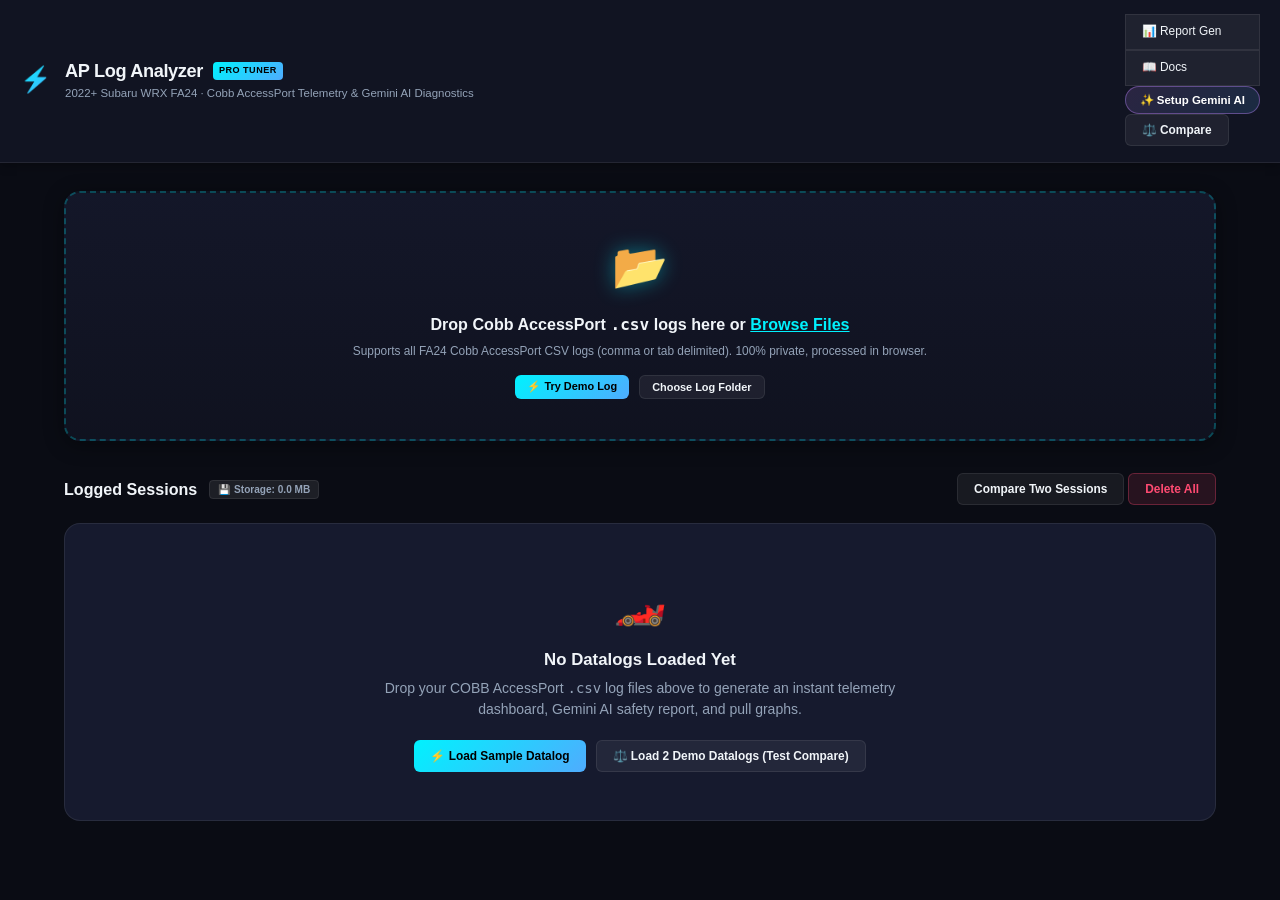
<file: index.html>
<!DOCTYPE html>
<html lang="en">
<head>
  <meta charset="UTF-8">
  <meta name="viewport" content="width=device-width, initial-scale=1.0, viewport-fit=cover">
  <meta name="theme-color" content="#0a0c14">
  <meta name="apple-mobile-web-app-capable" content="yes">
  <meta name="apple-mobile-web-app-status-bar-style" content="black-translucent">
  <meta name="apple-mobile-web-app-title" content="AP Analyzer">
  <meta name="format-detection" content="telephone=no">
  <meta name="mobile-web-app-capable" content="yes">
  <meta http-equiv="Content-Security-Policy" content="default-src 'self' 'unsafe-inline' data:; script-src 'self' 'unsafe-inline'; style-src 'self' 'unsafe-inline'; connect-src 'self' data: https://generativelanguage.googleapis.com; img-src 'self' data: blob:;">
  <title>AP Log Analyzer · Pro Telemetry & Gemini AI Diagnostic Dashboard</title>
  <link rel="manifest" href="manifest.json">
  <link rel="apple-touch-icon" href="data:image/svg+xml,<svg xmlns='http://www.w3.org/2000/svg' viewBox='0 0 512 512'><rect width='512' height='512' rx='100' fill='%23111422'/><circle cx='256' cy='256' r='200' fill='%23161a2e' stroke='%2300f2fe' stroke-width='16'/><path d='M280 120 L180 280 L250 280 L230 392 L332 232 L262 232 Z' fill='%2300f2fe'/></svg>">
  <link rel="icon" type="image/svg+xml" href="data:image/svg+xml,<svg xmlns='http://www.w3.org/2000/svg' viewBox='0 0 100 100'><rect width='100' height='100' rx='20' fill='%23111422'/><path d='M55 20 L35 55 L50 55 L45 80 L68 45 L53 45 Z' fill='%2300f2fe'/></svg>">
  <link rel="stylesheet" href="css/styles.css">
</head>
<body>
  
  <!-- HOME VIEW -->
  <div id="view-home">
    <header class="app-header">
      <div class="header-brand">
        <span class="brand-logo">⚡</span>
        <div>
          <h1>AP Log Analyzer <span class="badge-pro">PRO TUNER</span></h1>
          <span class="app-subtitle">2022+ Subaru WRX FA24 · Cobb AccessPort Telemetry & Gemini AI Diagnostics</span>
        </div>
      </div>
      <div class="header-actions">
        <a href="report-generator.html" class="btn-secondary" style="text-decoration: none; display: flex; align-items: center; gap: 6px;">📊 Report Gen</a>
        <a href="docs.html" class="btn-secondary" style="text-decoration: none; display: flex; align-items: center; gap: 6px;">📖 Docs</a>
        <button id="btn-gemini-settings-home" class="btn-gemini-pill">✨ Gemini AI</button>
        <button id="btn-home-compare" class="btn-secondary">⚖️ Compare</button>
      </div>
    </header>
    
    <main class="home-main-container">
      <section class="upload-zone" id="drop-zone">
        <div class="upload-icon-pulse">📂</div>
        <p class="upload-main">Drop Cobb AccessPort <code>.csv</code> logs here or <button id="btn-file-pick" class="btn-primary-inline">Browse Files</button></p>
        <p class="upload-sub">Supports all FA24 Cobb AccessPort CSV logs (comma or tab delimited). 100% private, processed in browser.</p>
        <div class="upload-actions">
          <button id="btn-load-demo" class="btn-primary btn-sm">⚡ Try Demo Log</button>
          <button id="btn-folder-pick" class="btn-secondary btn-sm hidden">Choose Log Folder</button>
          <button id="btn-reload-folder" class="btn-secondary btn-sm hidden">Reload Folder</button>
        </div>
        <input type="file" id="file-input" multiple accept=".csv,text/csv,text/comma-separated-values" class="visually-hidden">
      </section>
      
      <section class="session-section">
        <div class="section-header">
          <div class="section-title-wrap">
            <h2>Logged Sessions</h2>
            <span id="storage-stats" class="storage-stats"></span>
          </div>
          <div class="session-actions">
            <button id="btn-compare" class="btn-secondary">Compare Two Sessions</button>
            <button id="btn-delete-all" class="btn-danger">Delete All</button>
          </div>
        </div>
        <div id="session-list">
          <!-- Rendered by UI.renderSessionList or UI.renderEmptyState -->
        </div>
      </section>
    </main>
  </div>

  <!-- SESSION TELEMETRY VIEW -->
  <div id="view-session" class="hidden">
    <header class="view-toolbar">
      <div class="toolbar-left">
        <button id="btn-back" class="btn-back" title="Back to Sessions">&larr; Sessions</button>
        <div id="session-title" class="session-title"></div>
      </div>
      <div class="toolbar-actions">
        <a href="report-generator.html" class="btn-secondary btn-sm docs-link-btn" style="text-decoration:none;">📊 Report Gen</a>
        <a href="docs.html" class="btn-secondary btn-sm docs-link-btn" style="text-decoration:none;">📖 Docs</a>
        <button id="btn-gemini-settings-session" class="btn-gemini-pill">✨ Gemini AI</button>
        <div class="chart-zoom-group">
          <button id="btn-zoom-in" class="btn-secondary btn-sm btn-icon" title="Zoom In" aria-label="Zoom In">🔍+</button>
          <button id="btn-zoom-out" class="btn-secondary btn-sm btn-icon" title="Zoom Out" aria-label="Zoom Out">🔍−</button>
          <button id="btn-reset-zoom" class="btn-secondary btn-sm" title="Reset Graph View">⟲ Reset</button>
        </div>
      </div>
    </header>
    
    <!-- Complete Dynamic Telemetry Dashboard (Cockpit, Health, Metric Grid, Good/Better/Worst, AI Lab) -->
    <div id="session-header" class="session-telemetry-root"></div>
    
    <div class="session-telemetry-body">
      <aside class="telemetry-sidebar">
        <div class="sidebar-card">
          <div id="pull-list"></div>
        </div>
        <div class="sidebar-card">
          <div id="parse-summary"></div>
        </div>
      </aside>
      
      <main class="telemetry-charts-pane">
        <div class="charts-header">
          <h3>📈 Interactive Multi-Graph Telemetry (Synchronized Scrubbing)</h3>
          <p class="charts-hint">Hover to scrub all channels simultaneously · Drag horizontally to pan · Scroll wheel to zoom</p>
        </div>
        <div id="charts-container" class="charts-container"></div>
      </main>
    </div>
  </div>

  <!-- COMPARE VIEW -->
  <div id="view-compare" class="hidden">
    <header class="view-toolbar">
      <div class="toolbar-left">
        <button id="btn-compare-back" class="btn-back">&larr; Back to Sessions</button>
        <div class="session-title">⚖️ Comparative Telemetry & Gemini AI Diagnostic Cockpit</div>
      </div>
      <div class="toolbar-actions">
        <a href="docs.html" class="btn-secondary btn-sm" style="text-decoration:none;">📖 Docs</a>
        <button id="btn-gemini-settings-compare" class="btn-gemini-pill">✨ Gemini AI</button>
      </div>
    </header>

    <div class="compare-selector-card">
      <div class="compare-select-row">
        <div class="select-group">
          <label>Session A (Baseline):</label>
          <select id="compare-select-a" class="custom-select"></select>
        </div>
        <div class="select-divider">&harr;</div>
        <div class="select-group">
          <label>Session B (Comparison):</label>
          <select id="compare-select-b" class="custom-select"></select>
        </div>
        <button id="btn-run-compare" class="btn-primary">Compare Telemetry</button>
      </div>
    </div>

    <div id="compare-container" class="compare-content-container"></div>
  </div>

  <!-- GEMINI SETTINGS MODAL -->
  <div id="modal-gemini" class="modal-backdrop hidden">
    <div class="modal-card">
      <div class="modal-card-header">
        <div class="modal-title-wrap">
          <span class="modal-icon">✨</span>
          <h3>Google Gemini AI Settings</h3>
        </div>
        <button id="btn-close-gemini-modal" class="btn-modal-close">&times;</button>
      </div>
      <div class="modal-card-body">
        <p class="modal-desc">Connect Google Gemini to unlock live streaming Master Tuner calibrations and interactive chat about your datalogs. Get a free API key at <a href="https://aistudio.google.com/" target="_blank" rel="noopener">Google AI Studio</a>.</p>
        
        <div class="form-field">
          <label for="input-gemini-key">Gemini API Key</label>
          <div class="input-key-row">
            <input type="password" id="input-gemini-key" placeholder="AIzaSy..." autocomplete="off">
            <button id="btn-toggle-key-visibility" class="btn-secondary btn-sm" type="button">👁️</button>
          </div>
          <small class="field-hint">Your API key is saved strictly in your browser's local storage.</small>
        </div>

        <div class="form-field">
          <label for="select-gemini-model">Gemini Model</label>
          <select id="select-gemini-model" class="custom-select">
            <option value="gemini-3.6-flash">Gemini 3.6 Flash (Recommended)</option>
            <option value="gemini-1.5-flash">Gemini 1.5 Flash</option>
            <option value="gemini-1.5-pro">Gemini 1.5 Pro (Deepest Analysis)</option>
          </select>
        </div>

        <div id="gemini-key-status" class="status-banner hidden"></div>
      </div>
      <div class="modal-card-footer">
        <button id="btn-test-gemini-key" class="btn-secondary">Test Connection</button>
        <button id="btn-save-gemini-key" class="btn-primary">Save Settings</button>
      </div>
    </div>
  </div>

  <!-- TOAST NOTIFICATIONS -->
  <div id="toast-container" aria-live="polite"></div>

  <!-- CONFIRM MODAL -->
  <div id="modal-overlay" class="hidden">
    <div id="modal-box">
      <h3 id="modal-title"></h3>
      <p id="modal-body"></p>
      <div class="modal-actions">
        <button id="modal-cancel" class="btn-secondary">Cancel</button>
        <button id="modal-confirm" class="btn-danger">Confirm</button>
      </div>
    </div>
  </div>

   <!-- SCRIPTS -->
   <script src="js/storage.js"></script>
   <script src="js/parser.js"></script>
   <script src="js/state-classifier.js"></script>
   <script src="js/metrics.js"></script>
   <script src="js/rules-engine.js"></script>
   <script src="js/findings.js"></script>
   <script src="js/ai-analyzer.js"></script>
   <script src="js/gemini.js"></script>
   <script src="js/charts.js"></script>
   <script src="js/ui.js"></script>
   <script src="js/main.js"></script>
</body>
</html>
</file>
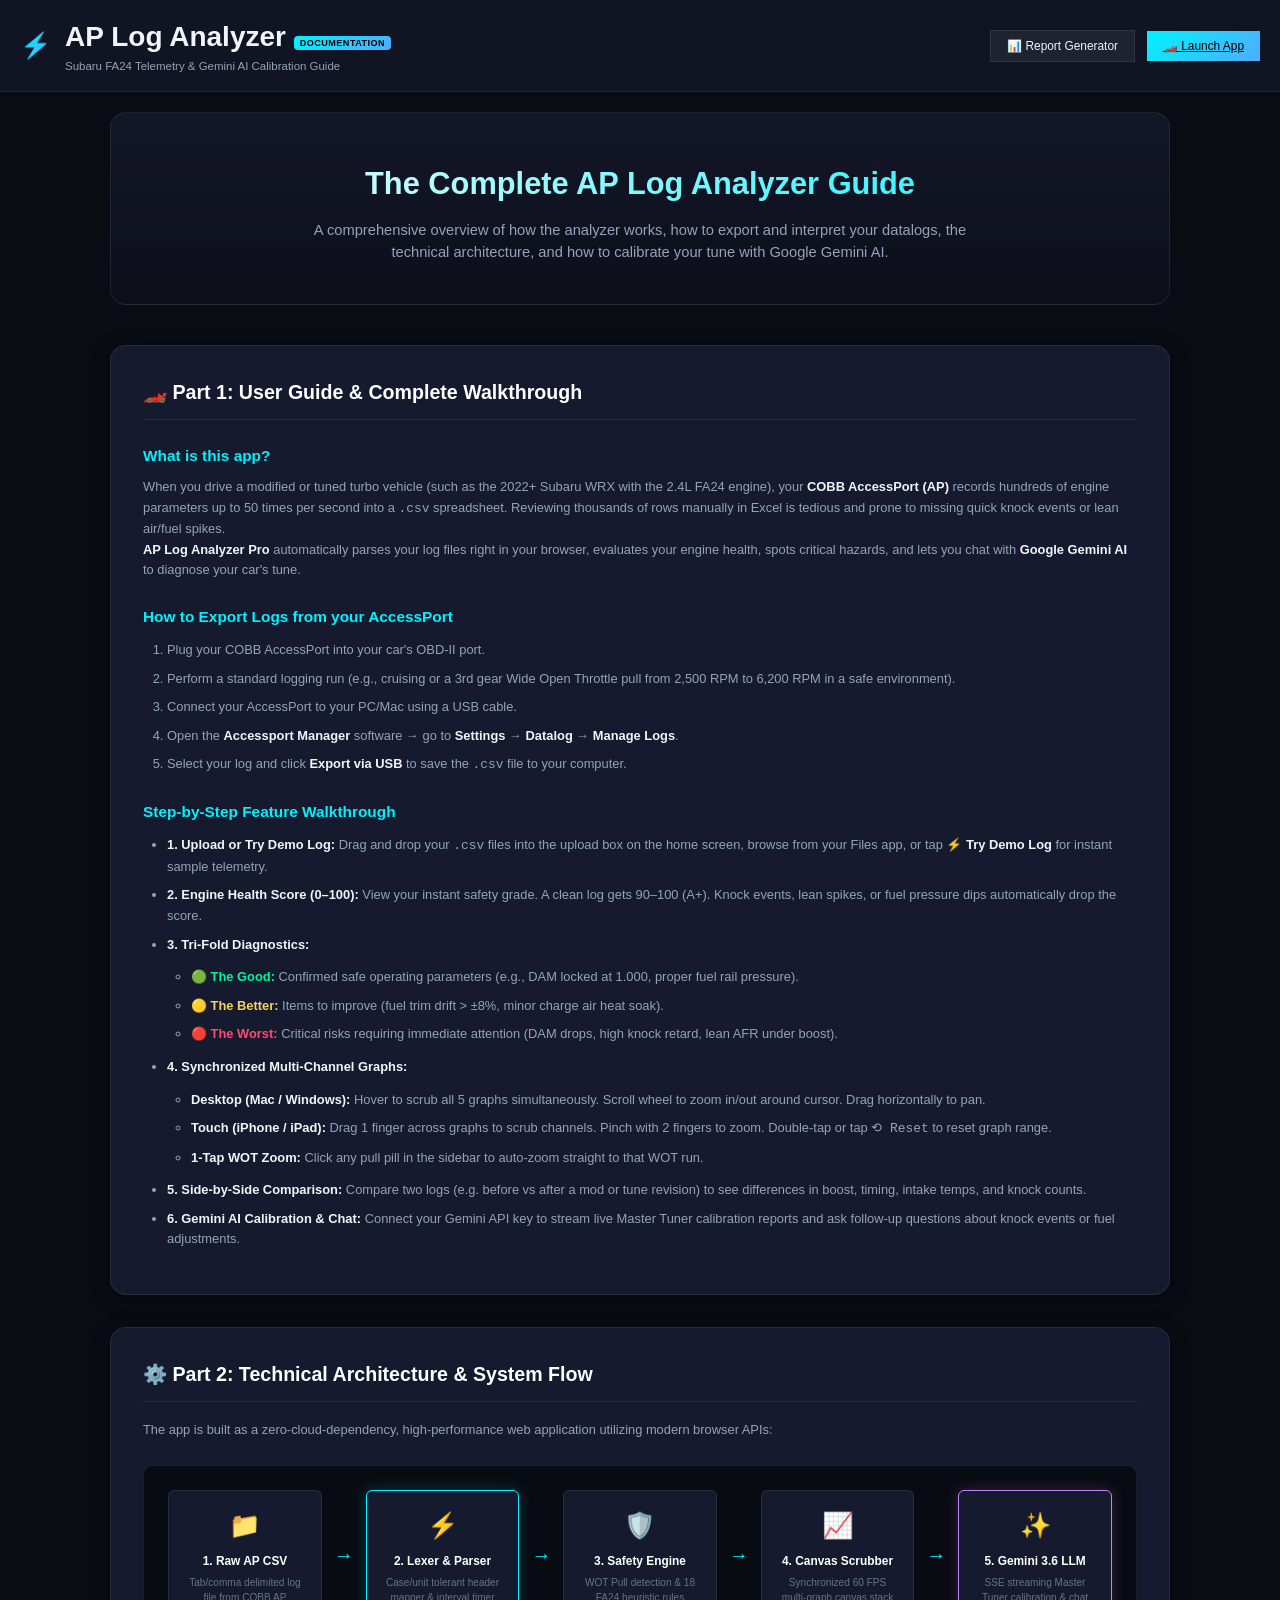
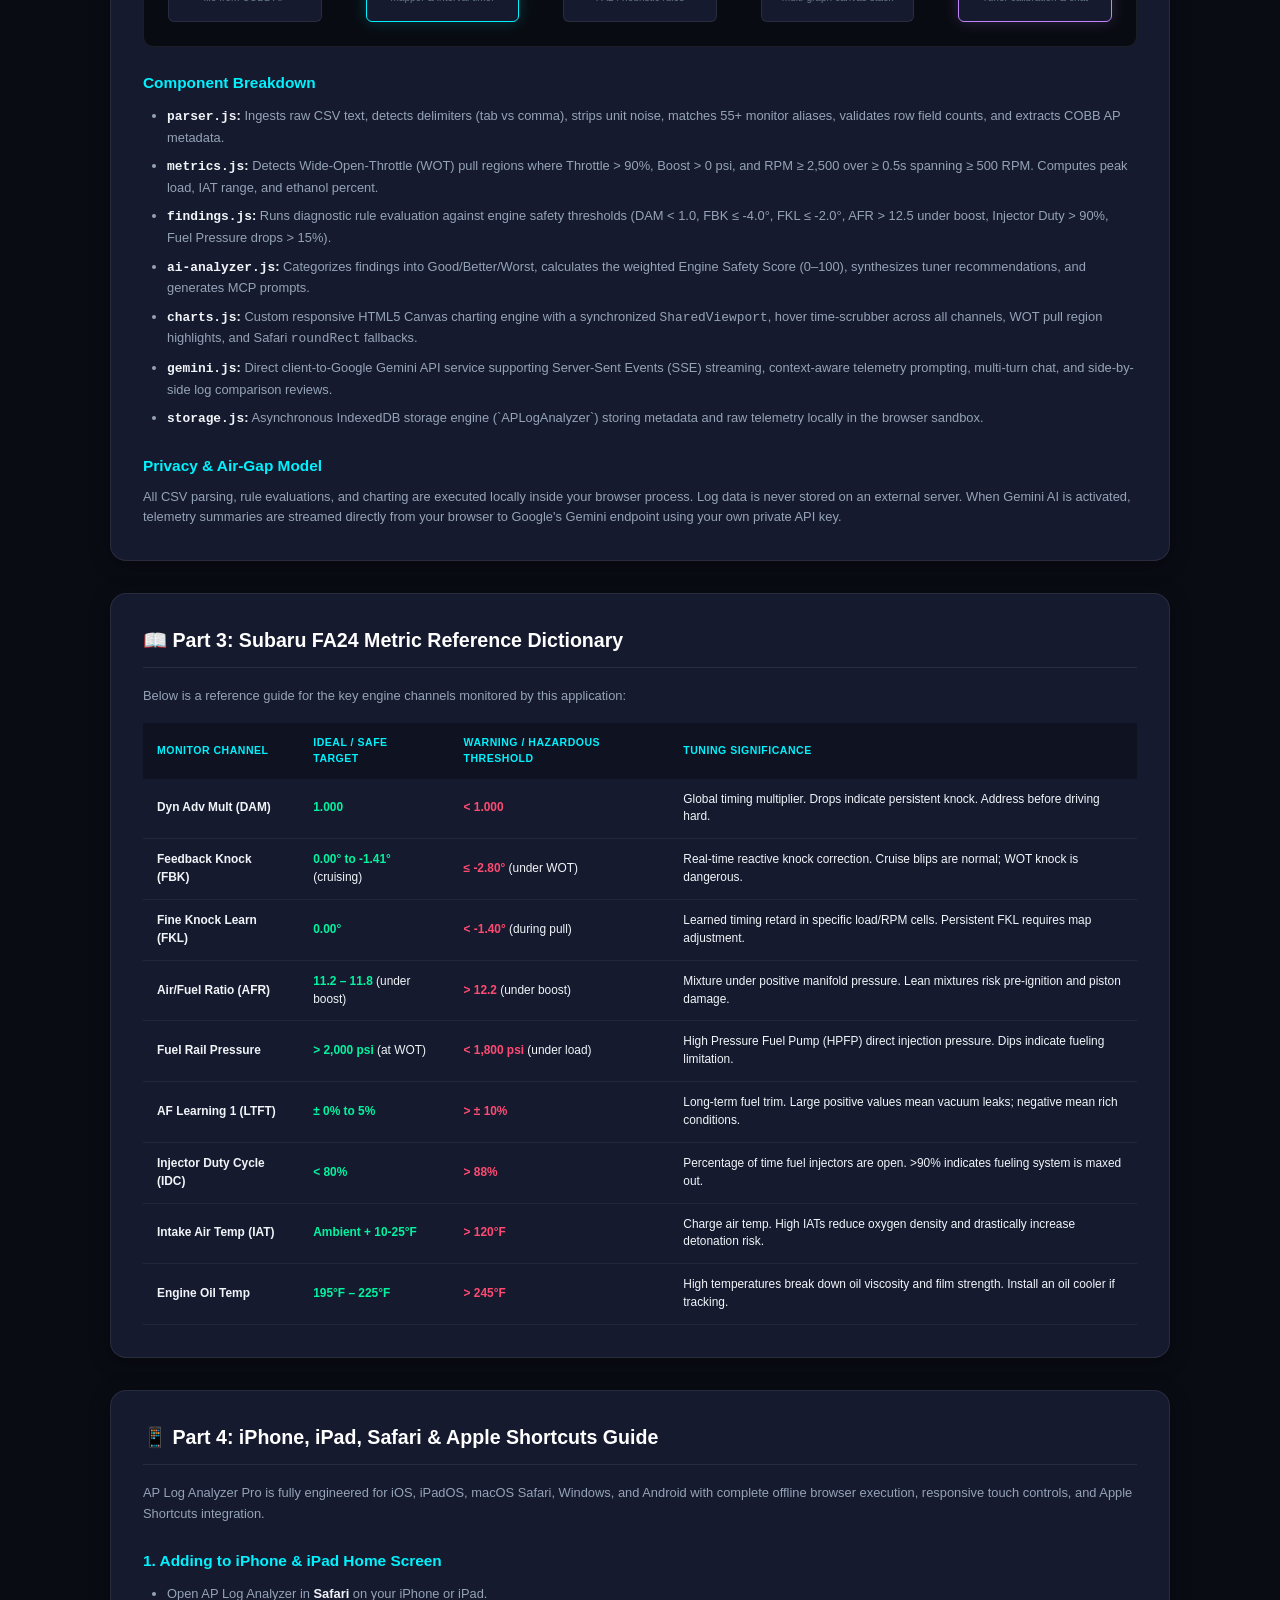
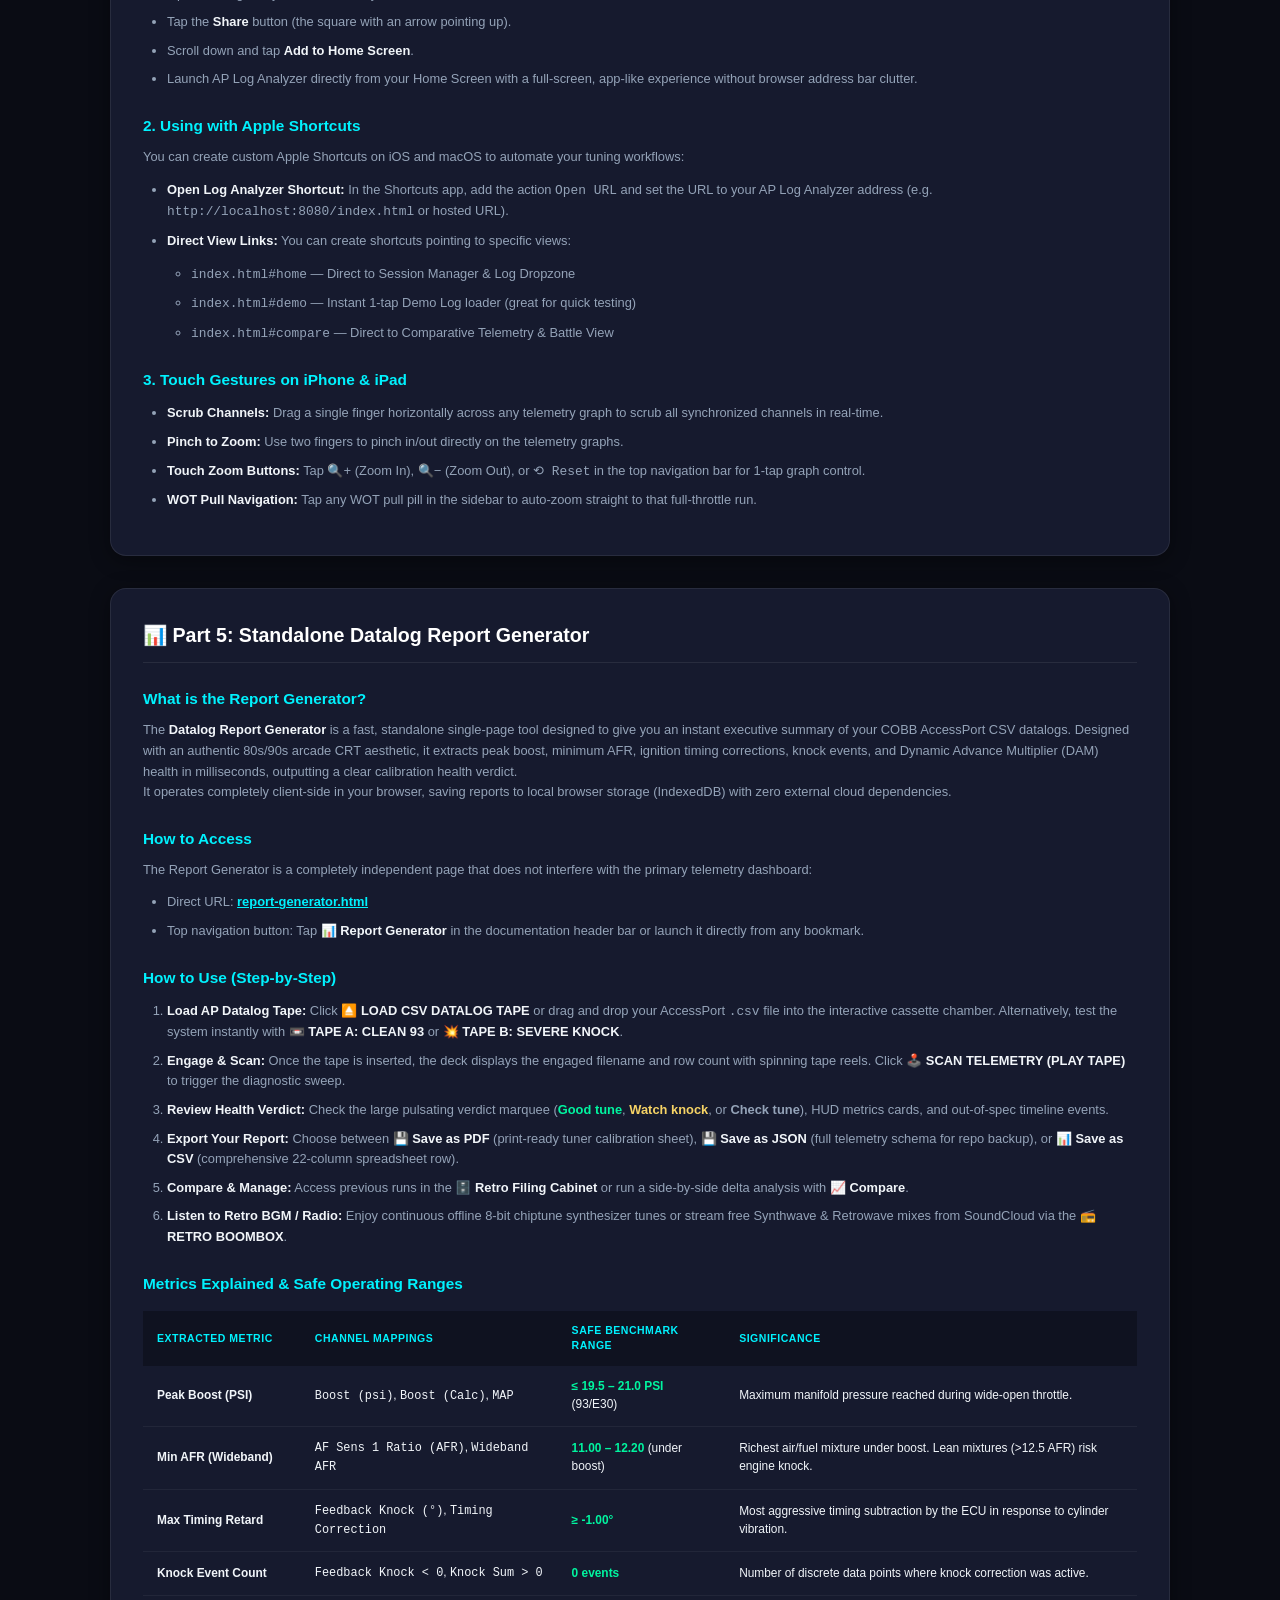
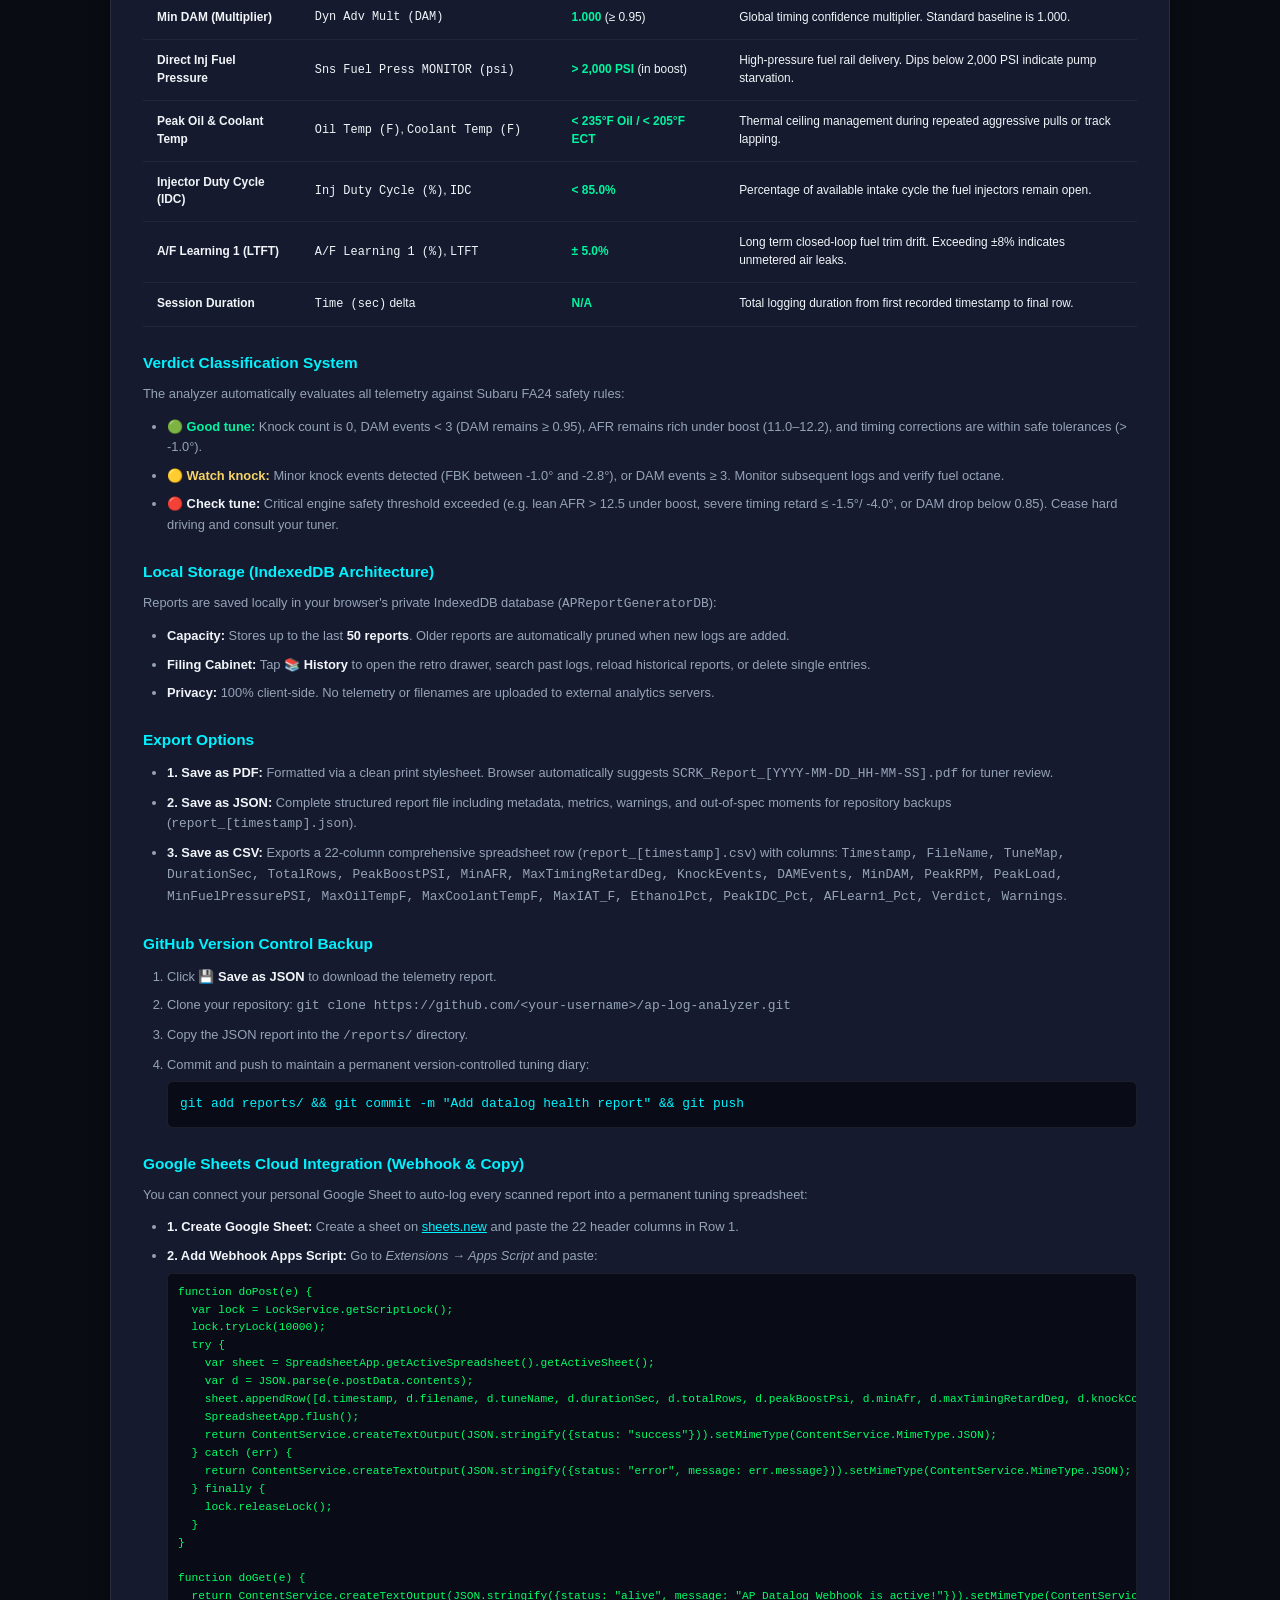
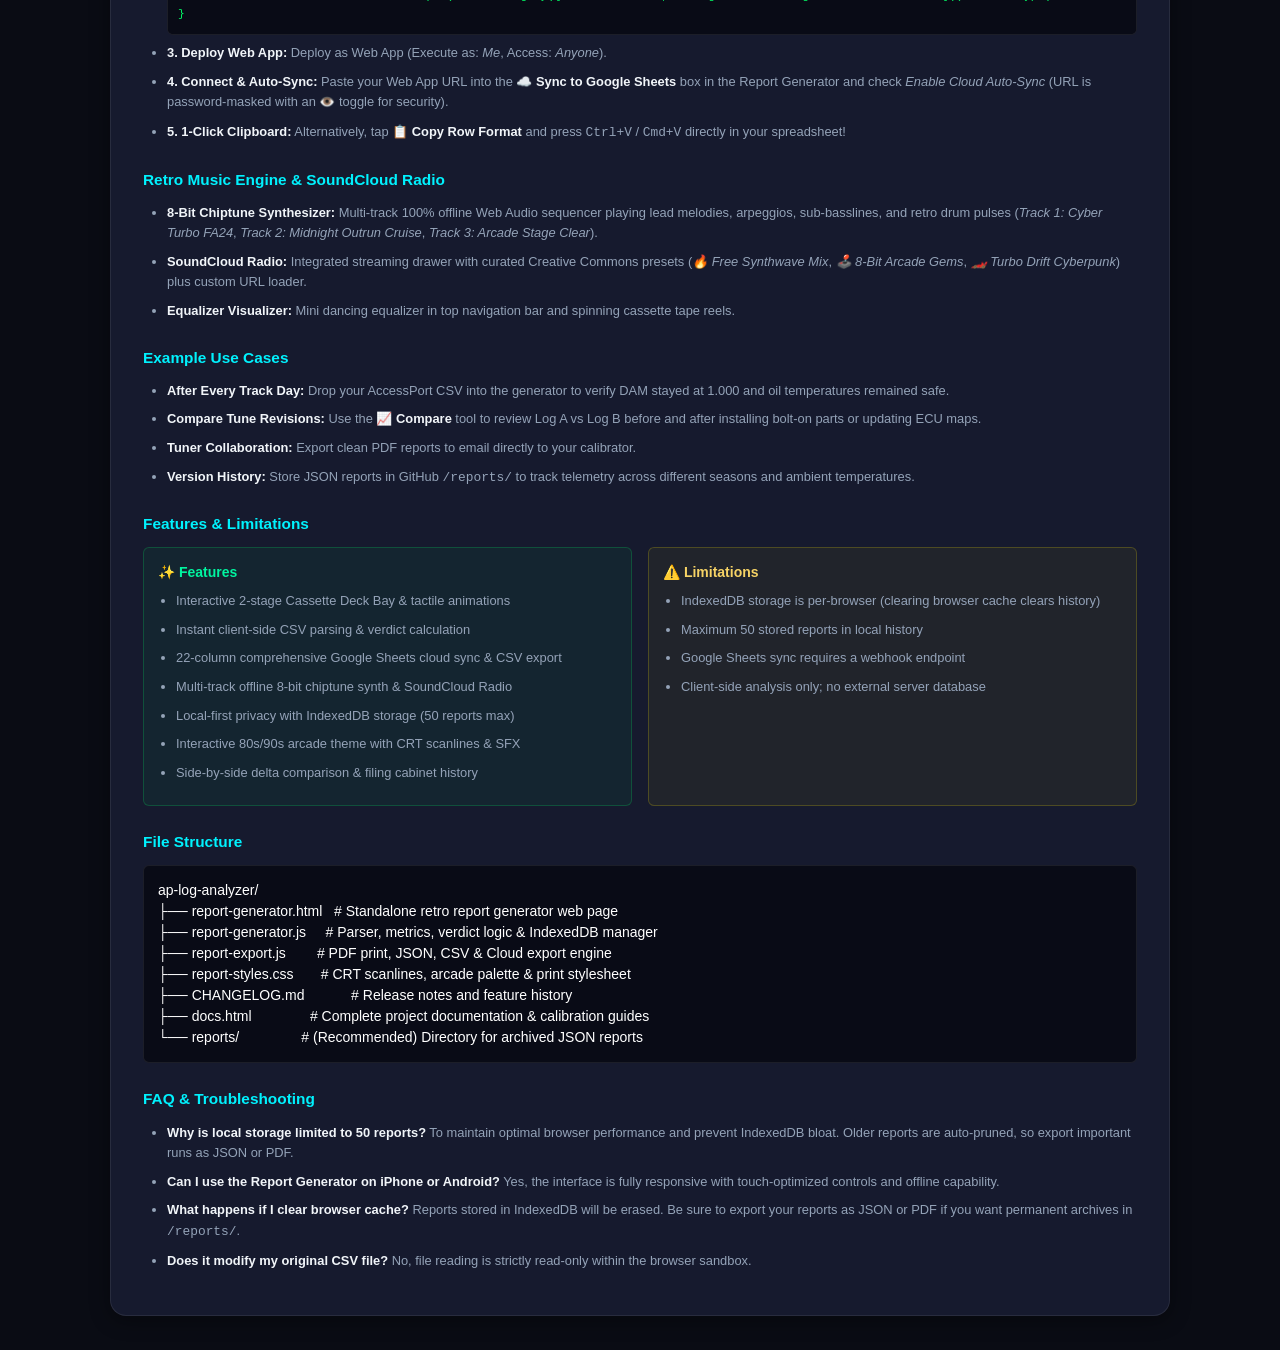
<file: docs.html>
<!DOCTYPE html>
<html lang="en">
<head>
  <meta charset="UTF-8">
  <meta name="viewport" content="width=device-width, initial-scale=1.0, viewport-fit=cover">
  <meta name="theme-color" content="#0a0c14">
  <meta name="apple-mobile-web-app-capable" content="yes">
  <meta name="apple-mobile-web-app-status-bar-style" content="black-translucent">
  <meta name="apple-mobile-web-app-title" content="AP Analyzer">
  <meta name="format-detection" content="telephone=no">
  <meta http-equiv="Content-Security-Policy" content="default-src 'self' 'unsafe-inline' data:; script-src 'self' 'unsafe-inline'; style-src 'self' 'unsafe-inline'; connect-src 'self' data: https://generativelanguage.googleapis.com; img-src 'self' data: blob:;">
  <title>Documentation · AP Log Analyzer Pro & Gemini AI</title>
  <link rel="manifest" href="manifest.json">
  <link rel="apple-touch-icon" href="data:image/svg+xml,<svg xmlns='http://www.w3.org/2000/svg' viewBox='0 0 512 512'><rect width='512' height='512' rx='100' fill='%23111422'/><circle cx='256' cy='256' r='200' fill='%23161a2e' stroke='%2300f2fe' stroke-width='16'/><path d='M280 120 L180 280 L250 280 L230 392 L332 232 L262 232 Z' fill='%2300f2fe'/></svg>">
  <link rel="icon" type="image/svg+xml" href="data:image/svg+xml,<svg xmlns='http://www.w3.org/2000/svg' viewBox='0 0 100 100'><rect width='100' height='100' rx='20' fill='%23111422'/><path d='M55 20 L35 55 L50 55 L45 80 L68 45 L53 45 Z' fill='%2300f2fe'/></svg>">
  <link rel="stylesheet" href="css/styles.css">
  <style>
    /* Documentation Page Specific Styling */
    .docs-container {
      max-width: 1100px;
      margin: 0 auto;
      padding: 40px 24px 80px;
      padding-top: calc(20px + env(safe-area-inset-top));
      padding-bottom: calc(40px + env(safe-area-inset-bottom));
      padding-left: calc(20px + env(safe-area-inset-left));
      padding-right: calc(20px + env(safe-area-inset-right));
    }
    .docs-nav-bar {
      display: flex;
      justify-content: space-between;
      align-items: center;
      padding: 16px 28px;
      padding-top: calc(16px + env(safe-area-inset-top));
      padding-left: calc(20px + env(safe-area-inset-left));
      padding-right: calc(20px + env(safe-area-inset-right));
      background: var(--bg-surface);
      border-bottom: 1px solid var(--border);
      position: sticky;
      top: 0;
      z-index: 100;
      backdrop-filter: blur(8px);
      -webkit-backdrop-filter: blur(8px);
    }
    .docs-hero {
      text-align: center;
      padding: 48px 20px 40px;
      background: linear-gradient(180deg, rgba(22, 26, 46, 0.8), rgba(17, 20, 34, 0.4));
      border: 1px solid var(--border);
      border-radius: var(--radius-lg);
      margin-bottom: 40px;
    }
    .docs-hero h1 {
      font-size: 2.2rem;
      font-weight: 800;
      margin-bottom: 12px;
      background: linear-gradient(135deg, #fff 0%, var(--accent-cyan) 100%);
      -webkit-background-clip: text;
      background-clip: text;
      -webkit-text-fill-color: transparent;
    }
    .docs-hero p {
      color: var(--text-muted);
      font-size: 1.05rem;
      max-width: 680px;
      margin: 0 auto;
    }
    .docs-section {
      background: var(--bg-card);
      border: 1px solid var(--border);
      border-radius: var(--radius-lg);
      padding: 32px;
      margin-bottom: 32px;
      box-shadow: var(--shadow-card);
    }
    .docs-section h2 {
      font-size: 1.4rem;
      font-weight: 800;
      color: #fff;
      margin-bottom: 18px;
      display: flex;
      align-items: center;
      gap: 10px;
      padding-bottom: 12px;
      border-bottom: 1px solid var(--border);
    }
    .docs-section h3 {
      font-size: 1.1rem;
      font-weight: 700;
      color: var(--accent-cyan);
      margin: 24px 0 10px;
    }
    .docs-section p, .docs-section li {
      color: var(--text-muted);
      font-size: 0.92rem;
      line-height: 1.6;
    }
    .docs-section ul, .docs-section ol {
      padding-left: 24px;
      margin: 12px 0;
    }
    .docs-section li {
      margin-bottom: 8px;
    }
    .docs-section strong {
      color: var(--text-main);
    }

    /* Flowchart Visual Component */
    .flowchart-wrap {
      background: #090b12;
      border: 1px solid var(--border);
      border-radius: var(--radius-md);
      padding: 24px;
      margin: 24px 0;
      overflow-x: auto;
      -webkit-overflow-scrolling: touch;
    }
    .flow-steps {
      display: flex;
      align-items: center;
      justify-content: space-between;
      min-width: 800px;
      gap: 12px;
    }
    .flow-box {
      flex: 1;
      background: var(--bg-card);
      border: 1px solid var(--border);
      border-radius: var(--radius-sm);
      padding: 16px;
      text-align: center;
      position: relative;
    }
    .flow-box.active-box {
      border-color: var(--accent-cyan);
      box-shadow: 0 0 15px rgba(0, 242, 254, 0.2);
    }
    .flow-box.ai-box {
      border-color: var(--accent-purple);
      box-shadow: 0 0 15px rgba(192, 132, 252, 0.2);
    }
    .flow-icon { font-size: 1.8rem; margin-bottom: 8px; }
    .flow-title { font-size: 0.85rem; font-weight: 800; color: #fff; margin-bottom: 4px; }
    .flow-desc { font-size: 0.72rem; color: var(--text-dim); }
    .flow-arrow { font-size: 1.4rem; color: var(--accent-cyan); font-weight: 900; }

    /* Dictionary Table */
    .dict-table-wrap {
      overflow-x: auto;
      margin-top: 16px;
    }
    .dict-table {
      width: 100%;
      border-collapse: collapse;
      font-size: 0.85rem;
    }
    .dict-table th {
      background: rgba(0, 0, 0, 0.3);
      padding: 12px 14px;
      text-align: left;
      color: var(--accent-cyan);
      text-transform: uppercase;
      font-size: 0.75rem;
      letter-spacing: 0.05em;
    }
    .dict-table td {
      padding: 12px 14px;
      border-bottom: 1px solid rgba(255, 255, 255, 0.05);
    }
    .dict-table tr:hover td {
      background: rgba(255, 255, 255, 0.02);
    }
    .tag-safe { color: var(--accent-emerald); font-weight: 700; }
    .tag-danger { color: var(--accent-rose); font-weight: 700; }

    @media (max-width: 860px) {
      .flow-steps {
        flex-direction: column;
        min-width: 0;
        width: 100%;
        gap: 8px;
      }
      .flow-box {
        width: 100%;
      }
      .flow-arrow {
        transform: rotate(90deg);
        margin: 2px 0;
      }
    }

    @media (max-width: 640px) {
      .docs-nav-bar {
        padding: 12px 14px;
        padding-top: calc(10px + env(safe-area-inset-top, 0px));
        flex-direction: column;
        align-items: stretch;
        gap: 10px;
      }
      .docs-container {
        padding: 16px 12px 60px;
        width: 100%;
        max-width: 100%;
      }
      .docs-hero {
        padding: 24px 14px;
        margin-bottom: 20px;
      }
      .docs-hero h1 {
        font-size: 1.5rem;
      }
      .docs-hero p {
        font-size: 0.88rem;
      }
      .docs-section {
        padding: 18px 14px;
        margin-bottom: 20px;
        width: 100%;
        box-sizing: border-box;
      }
      .docs-section h2 {
        font-size: 1.15rem;
      }
      .docs-section h3 {
        font-size: 0.95rem;
      }
      .flowchart-wrap {
        padding: 14px;
        width: 100%;
        box-sizing: border-box;
      }
      .dict-table th, .dict-table td {
        padding: 8px 10px;
        font-size: 0.78rem;
      }
    }
  </style>
</head>
<body>

  <!-- TOP NAV -->
  <header class="docs-nav-bar">
    <div class="header-brand">
      <span class="brand-logo">⚡</span>
      <div>
        <h1>AP Log Analyzer <span class="badge-pro">DOCUMENTATION</span></h1>
        <span class="app-subtitle">Subaru FA24 Telemetry & Gemini AI Calibration Guide</span>
      </div>
    </div>
    <div class="header-actions">
      <a href="report-generator.html" class="btn-secondary" style="text-decoration: none; margin-right: 8px;">📊 Report Generator</a>
      <a href="index.html" class="btn-primary">🏎️ Launch App</a>
    </div>
  </header>

  <main class="docs-container">

    <!-- HERO -->
    <div class="docs-hero">
      <h1>The Complete AP Log Analyzer Guide</h1>
      <p>A comprehensive overview of how the analyzer works, how to export and interpret your datalogs, the technical architecture, and how to calibrate your tune with Google Gemini AI.</p>
    </div>

    <!-- SECTION 1: USER GUIDE & COMPLETE WALKTHROUGH -->
    <section class="docs-section">
      <h2>🏎️ Part 1: User Guide & Complete Walkthrough</h2>
      
      <h3>What is this app?</h3>
      <p>When you drive a modified or tuned turbo vehicle (such as the 2022+ Subaru WRX with the 2.4L FA24 engine), your <strong>COBB AccessPort (AP)</strong> records hundreds of engine parameters up to 50 times per second into a <code>.csv</code> spreadsheet. Reviewing thousands of rows manually in Excel is tedious and prone to missing quick knock events or lean air/fuel spikes.</p>
      <p><strong>AP Log Analyzer Pro</strong> automatically parses your log files right in your browser, evaluates your engine health, spots critical hazards, and lets you chat with <strong>Google Gemini AI</strong> to diagnose your car's tune.</p>

      <h3>How to Export Logs from your AccessPort</h3>
      <ol>
        <li>Plug your COBB AccessPort into your car's OBD-II port.</li>
        <li>Perform a standard logging run (e.g., cruising or a 3rd gear Wide Open Throttle pull from 2,500 RPM to 6,200 RPM in a safe environment).</li>
        <li>Connect your AccessPort to your PC/Mac using a USB cable.</li>
        <li>Open the <strong>Accessport Manager</strong> software &rarr; go to <strong>Settings</strong> &rarr; <strong>Datalog</strong> &rarr; <strong>Manage Logs</strong>.</li>
        <li>Select your log and click <strong>Export via USB</strong> to save the <code>.csv</code> file to your computer.</li>
      </ol>

      <h3>Step-by-Step Feature Walkthrough</h3>
      <ul>
        <li><strong>1. Upload or Try Demo Log:</strong> Drag and drop your <code>.csv</code> files into the upload box on the home screen, browse from your Files app, or tap <strong>⚡ Try Demo Log</strong> for instant sample telemetry.</li>
        <li><strong>2. Engine Health Score (0–100):</strong> View your instant safety grade. A clean log gets 90–100 (A+). Knock events, lean spikes, or fuel pressure dips automatically drop the score.</li>
        <li><strong>3. Tri-Fold Diagnostics:</strong>
          <ul>
            <li><span class="tag-safe">🟢 The Good:</span> Confirmed safe operating parameters (e.g., DAM locked at 1.000, proper fuel rail pressure).</li>
            <li><span style="color: var(--accent-gold); font-weight:700;">🟡 The Better:</span> Items to improve (fuel trim drift &gt; &plusmn;8%, minor charge air heat soak).</li>
            <li><span class="tag-danger">🔴 The Worst:</span> Critical risks requiring immediate attention (DAM drops, high knock retard, lean AFR under boost).</li>
          </ul>
        </li>
        <li><strong>4. Synchronized Multi-Channel Graphs:</strong>
          <ul>
            <li><strong>Desktop (Mac / Windows):</strong> Hover to scrub all 5 graphs simultaneously. Scroll wheel to zoom in/out around cursor. Drag horizontally to pan.</li>
            <li><strong>Touch (iPhone / iPad):</strong> Drag 1 finger across graphs to scrub channels. Pinch with 2 fingers to zoom. Double-tap or tap <code>⟲ Reset</code> to reset graph range.</li>
            <li><strong>1-Tap WOT Zoom:</strong> Click any pull pill in the sidebar to auto-zoom straight to that WOT run.</li>
          </ul>
        </li>
        <li><strong>5. Side-by-Side Comparison:</strong> Compare two logs (e.g. before vs after a mod or tune revision) to see differences in boost, timing, intake temps, and knock counts.</li>
        <li><strong>6. Gemini AI Calibration & Chat:</strong> Connect your Gemini API key to stream live Master Tuner calibration reports and ask follow-up questions about knock events or fuel adjustments.</li>
      </ul>
    </section>

    <!-- SECTION 2: TECHNICAL ARCHITECTURE & FLOWCHART -->
    <section class="docs-section">
      <h2>⚙️ Part 2: Technical Architecture & System Flow</h2>
      
      <p>The app is built as a zero-cloud-dependency, high-performance web application utilizing modern browser APIs:</p>

      <!-- VISUAL FLOWCHART -->
      <div class="flowchart-wrap">
        <div class="flow-steps">
          
          <div class="flow-box">
            <div class="flow-icon">📁</div>
            <div class="flow-title">1. Raw AP CSV</div>
            <div class="flow-desc">Tab/comma delimited log file from COBB AP</div>
          </div>

          <div class="flow-arrow">&rarr;</div>

          <div class="flow-box active-box">
            <div class="flow-icon">⚡</div>
            <div class="flow-title">2. Lexer & Parser</div>
            <div class="flow-desc">Case/unit tolerant header mapper & interval timer</div>
          </div>

          <div class="flow-arrow">&rarr;</div>

          <div class="flow-box">
            <div class="flow-icon">🛡️</div>
            <div class="flow-title">3. Safety Engine</div>
            <div class="flow-desc">WOT Pull detection & 18 FA24 heuristic rules</div>
          </div>

          <div class="flow-arrow">&rarr;</div>

          <div class="flow-box">
            <div class="flow-icon">📈</div>
            <div class="flow-title">4. Canvas Scrubber</div>
            <div class="flow-desc">Synchronized 60 FPS multi-graph canvas stack</div>
          </div>

          <div class="flow-arrow">&rarr;</div>

          <div class="flow-box ai-box">
            <div class="flow-icon">✨</div>
            <div class="flow-title">5. Gemini 3.6 LLM</div>
            <div class="flow-desc">SSE streaming Master Tuner calibration & chat</div>
          </div>

        </div>
      </div>

      <h3>Component Breakdown</h3>
      <ul>
        <li><strong><code>parser.js</code>:</strong> Ingests raw CSV text, detects delimiters (tab vs comma), strips unit noise, matches 55+ monitor aliases, validates row field counts, and extracts COBB AP metadata.</li>
        <li><strong><code>metrics.js</code>:</strong> Detects Wide-Open-Throttle (WOT) pull regions where Throttle &gt; 90%, Boost &gt; 0 psi, and RPM &ge; 2,500 over &ge; 0.5s spanning &ge; 500 RPM. Computes peak load, IAT range, and ethanol percent.</li>
        <li><strong><code>findings.js</code>:</strong> Runs diagnostic rule evaluation against engine safety thresholds (DAM &lt; 1.0, FBK &le; -4.0°, FKL &le; -2.0°, AFR &gt; 12.5 under boost, Injector Duty &gt; 90%, Fuel Pressure drops &gt; 15%).</li>
        <li><strong><code>ai-analyzer.js</code>:</strong> Categorizes findings into Good/Better/Worst, calculates the weighted Engine Safety Score (0–100), synthesizes tuner recommendations, and generates MCP prompts.</li>
        <li><strong><code>charts.js</code>:</strong> Custom responsive HTML5 Canvas charting engine with a synchronized <code>SharedViewport</code>, hover time-scrubber across all channels, WOT pull region highlights, and Safari <code>roundRect</code> fallbacks.</li>
        <li><strong><code>gemini.js</code>:</strong> Direct client-to-Google Gemini API service supporting Server-Sent Events (SSE) streaming, context-aware telemetry prompting, multi-turn chat, and side-by-side log comparison reviews.</li>
        <li><strong><code>storage.js</code>:</strong> Asynchronous IndexedDB storage engine (`APLogAnalyzer`) storing metadata and raw telemetry locally in the browser sandbox.</li>
      </ul>

      <h3>Privacy & Air-Gap Model</h3>
      <p>All CSV parsing, rule evaluations, and charting are executed locally inside your browser process. Log data is never stored on an external server. When Gemini AI is activated, telemetry summaries are streamed directly from your browser to Google's Gemini endpoint using your own private API key.</p>
    </section>

    <!-- SECTION 3: FA24 METRIC DICTIONARY -->
    <section class="docs-section">
      <h2>📖 Part 3: Subaru FA24 Metric Reference Dictionary</h2>
      <p>Below is a reference guide for the key engine channels monitored by this application:</p>

      <div class="dict-table-wrap">
        <table class="dict-table">
          <thead>
            <tr>
              <th>Monitor Channel</th>
              <th>Ideal / Safe Target</th>
              <th>Warning / Hazardous Threshold</th>
              <th>Tuning Significance</th>
            </tr>
          </thead>
          <tbody>
            <tr>
              <td><strong>Dyn Adv Mult (DAM)</strong></td>
              <td><span class="tag-safe">1.000</span></td>
              <td><span class="tag-danger">&lt; 1.000</span></td>
              <td>Global timing multiplier. Drops indicate persistent knock. Address before driving hard.</td>
            </tr>
            <tr>
              <td><strong>Feedback Knock (FBK)</strong></td>
              <td><span class="tag-safe">0.00° to -1.41°</span> (cruising)</td>
              <td><span class="tag-danger">&le; -2.80°</span> (under WOT)</td>
              <td>Real-time reactive knock correction. Cruise blips are normal; WOT knock is dangerous.</td>
            </tr>
            <tr>
              <td><strong>Fine Knock Learn (FKL)</strong></td>
              <td><span class="tag-safe">0.00°</span></td>
              <td><span class="tag-danger">&lt; -1.40°</span> (during pull)</td>
              <td>Learned timing retard in specific load/RPM cells. Persistent FKL requires map adjustment.</td>
            </tr>
            <tr>
              <td><strong>Air/Fuel Ratio (AFR)</strong></td>
              <td><span class="tag-safe">11.2 – 11.8</span> (under boost)</td>
              <td><span class="tag-danger">&gt; 12.2</span> (under boost)</td>
              <td>Mixture under positive manifold pressure. Lean mixtures risk pre-ignition and piston damage.</td>
            </tr>
            <tr>
              <td><strong>Fuel Rail Pressure</strong></td>
              <td><span class="tag-safe">&gt; 2,000 psi</span> (at WOT)</td>
              <td><span class="tag-danger">&lt; 1,800 psi</span> (under load)</td>
              <td>High Pressure Fuel Pump (HPFP) direct injection pressure. Dips indicate fueling limitation.</td>
            </tr>
            <tr>
              <td><strong>AF Learning 1 (LTFT)</strong></td>
              <td><span class="tag-safe">&plusmn; 0% to 5%</span></td>
              <td><span class="tag-danger">&gt; &plusmn; 10%</span></td>
              <td>Long-term fuel trim. Large positive values mean vacuum leaks; negative mean rich conditions.</td>
            </tr>
            <tr>
              <td><strong>Injector Duty Cycle (IDC)</strong></td>
              <td><span class="tag-safe">&lt; 80%</span></td>
              <td><span class="tag-danger">&gt; 88%</span></td>
              <td>Percentage of time fuel injectors are open. &gt;90% indicates fueling system is maxed out.</td>
            </tr>
            <tr>
              <td><strong>Intake Air Temp (IAT)</strong></td>
              <td><span class="tag-safe">Ambient + 10-25°F</span></td>
              <td><span class="tag-danger">&gt; 120°F</span></td>
              <td>Charge air temp. High IATs reduce oxygen density and drastically increase detonation risk.</td>
            </tr>
            <tr>
              <td><strong>Engine Oil Temp</strong></td>
              <td><span class="tag-safe">195°F – 225°F</span></td>
              <td><span class="tag-danger">&gt; 245°F</span></td>
              <td>High temperatures break down oil viscosity and film strength. Install an oil cooler if tracking.</td>
            </tr>
          </tbody>
        </table>
      </div>
    </section>

    <!-- SECTION 4: IOS, IPHONE, IPAD & APPLE SHORTCUTS -->
    <section class="docs-section">
      <h2>📱 Part 4: iPhone, iPad, Safari & Apple Shortcuts Guide</h2>
      <p>AP Log Analyzer Pro is fully engineered for iOS, iPadOS, macOS Safari, Windows, and Android with complete offline browser execution, responsive touch controls, and Apple Shortcuts integration.</p>

      <h3>1. Adding to iPhone & iPad Home Screen</h3>
      <ul>
        <li>Open AP Log Analyzer in <strong>Safari</strong> on your iPhone or iPad.</li>
        <li>Tap the <strong>Share</strong> button (the square with an arrow pointing up).</li>
        <li>Scroll down and tap <strong>Add to Home Screen</strong>.</li>
        <li>Launch AP Log Analyzer directly from your Home Screen with a full-screen, app-like experience without browser address bar clutter.</li>
      </ul>

      <h3>2. Using with Apple Shortcuts</h3>
      <p>You can create custom Apple Shortcuts on iOS and macOS to automate your tuning workflows:</p>
      <ul>
        <li><strong>Open Log Analyzer Shortcut:</strong> In the Shortcuts app, add the action <code>Open URL</code> and set the URL to your AP Log Analyzer address (e.g. <code>http://localhost:8080/index.html</code> or hosted URL).</li>
        <li><strong>Direct View Links:</strong> You can create shortcuts pointing to specific views:
          <ul>
            <li><code>index.html#home</code> — Direct to Session Manager & Log Dropzone</li>
            <li><code>index.html#demo</code> — Instant 1-tap Demo Log loader (great for quick testing)</li>
            <li><code>index.html#compare</code> — Direct to Comparative Telemetry & Battle View</li>
          </ul>
        </li>
      </ul>

      <h3>3. Touch Gestures on iPhone & iPad</h3>
      <ul>
        <li><strong>Scrub Channels:</strong> Drag a single finger horizontally across any telemetry graph to scrub all synchronized channels in real-time.</li>
        <li><strong>Pinch to Zoom:</strong> Use two fingers to pinch in/out directly on the telemetry graphs.</li>
        <li><strong>Touch Zoom Buttons:</strong> Tap <code>🔍+</code> (Zoom In), <code>🔍−</code> (Zoom Out), or <code>⟲ Reset</code> in the top navigation bar for 1-tap graph control.</li>
        <li><strong>WOT Pull Navigation:</strong> Tap any WOT pull pill in the sidebar to auto-zoom straight to that full-throttle run.</li>
      </ul>
    </section>

    <!-- SECTION 5: STANDALONE DATALOG REPORT GENERATOR -->
    <section class="docs-section">
      <h2>📊 Part 5: Standalone Datalog Report Generator</h2>
      
      <h3>What is the Report Generator?</h3>
      <p>The <strong>Datalog Report Generator</strong> is a fast, standalone single-page tool designed to give you an instant executive summary of your COBB AccessPort CSV datalogs. Designed with an authentic 80s/90s arcade CRT aesthetic, it extracts peak boost, minimum AFR, ignition timing corrections, knock events, and Dynamic Advance Multiplier (DAM) health in milliseconds, outputting a clear calibration health verdict.</p>
      <p>It operates completely client-side in your browser, saving reports to local browser storage (IndexedDB) with zero external cloud dependencies.</p>

      <h3>How to Access</h3>
      <p>The Report Generator is a completely independent page that does not interfere with the primary telemetry dashboard:</p>
      <ul>
        <li>Direct URL: <a href="report-generator.html" style="color: var(--accent-cyan); font-weight: bold;">report-generator.html</a></li>
        <li>Top navigation button: Tap <strong>📊 Report Generator</strong> in the documentation header bar or launch it directly from any bookmark.</li>
      </ul>

      <h3>How to Use (Step-by-Step)</h3>
      <ol>
        <li><strong>Load AP Datalog Tape:</strong> Click <strong>⏏️ LOAD CSV DATALOG TAPE</strong> or drag and drop your AccessPort <code>.csv</code> file into the interactive cassette chamber. Alternatively, test the system instantly with <strong>📼 TAPE A: CLEAN 93</strong> or <strong>💥 TAPE B: SEVERE KNOCK</strong>.</li>
        <li><strong>Engage &amp; Scan:</strong> Once the tape is inserted, the deck displays the engaged filename and row count with spinning tape reels. Click <strong>🕹️ SCAN TELEMETRY (PLAY TAPE)</strong> to trigger the diagnostic sweep.</li>
        <li><strong>Review Health Verdict:</strong> Check the large pulsating verdict marquee (<strong style="color:var(--accent-emerald);">Good tune</strong>, <strong style="color:var(--accent-gold);">Watch knock</strong>, or <strong style="color:var(--accent-crimson);">Check tune</strong>), HUD metrics cards, and out-of-spec timeline events.</li>
        <li><strong>Export Your Report:</strong> Choose between <strong>💾 Save as PDF</strong> (print-ready tuner calibration sheet), <strong>💾 Save as JSON</strong> (full telemetry schema for repo backup), or <strong>📊 Save as CSV</strong> (comprehensive 22-column spreadsheet row).</li>
        <li><strong>Compare &amp; Manage:</strong> Access previous runs in the <strong>🗄️ Retro Filing Cabinet</strong> or run a side-by-side delta analysis with <strong>📈 Compare</strong>.</li>
        <li><strong>Listen to Retro BGM / Radio:</strong> Enjoy continuous offline 8-bit chiptune synthesizer tunes or stream free Synthwave &amp; Retrowave mixes from SoundCloud via the <strong>📻 RETRO BOOMBOX</strong>.</li>
      </ol>

      <h3>Metrics Explained &amp; Safe Operating Ranges</h3>
      <div class="dict-table-wrap">
        <table class="dict-table">
          <thead>
            <tr>
              <th>Extracted Metric</th>
              <th>Channel Mappings</th>
              <th>Safe Benchmark Range</th>
              <th>Significance</th>
            </tr>
          </thead>
          <tbody>
            <tr>
              <td><strong>Peak Boost (PSI)</strong></td>
              <td><code>Boost (psi)</code>, <code>Boost (Calc)</code>, <code>MAP</code></td>
              <td><span class="tag-safe">&le; 19.5 &ndash; 21.0 PSI</span> (93/E30)</td>
              <td>Maximum manifold pressure reached during wide-open throttle.</td>
            </tr>
            <tr>
              <td><strong>Min AFR (Wideband)</strong></td>
              <td><code>AF Sens 1 Ratio (AFR)</code>, <code>Wideband AFR</code></td>
              <td><span class="tag-safe">11.00 &ndash; 12.20</span> (under boost)</td>
              <td>Richest air/fuel mixture under boost. Lean mixtures (&gt;12.5 AFR) risk engine knock.</td>
            </tr>
            <tr>
              <td><strong>Max Timing Retard</strong></td>
              <td><code>Feedback Knock (°)</code>, <code>Timing Correction</code></td>
              <td><span class="tag-safe">&ge; -1.00°</span></td>
              <td>Most aggressive timing subtraction by the ECU in response to cylinder vibration.</td>
            </tr>
            <tr>
              <td><strong>Knock Event Count</strong></td>
              <td><code>Feedback Knock &lt; 0</code>, <code>Knock Sum &gt; 0</code></td>
              <td><span class="tag-safe">0 events</span></td>
              <td>Number of discrete data points where knock correction was active.</td>
            </tr>
            <tr>
              <td><strong>Min DAM (Multiplier)</strong></td>
              <td><code>Dyn Adv Mult (DAM)</code></td>
              <td><span class="tag-safe">1.000</span> (&ge; 0.95)</td>
              <td>Global timing confidence multiplier. Standard baseline is 1.000.</td>
            </tr>
            <tr>
              <td><strong>Direct Inj Fuel Pressure</strong></td>
              <td><code>Sns Fuel Press MONITOR (psi)</code></td>
              <td><span class="tag-safe">&gt; 2,000 PSI</span> (in boost)</td>
              <td>High-pressure fuel rail delivery. Dips below 2,000 PSI indicate pump starvation.</td>
            </tr>
            <tr>
              <td><strong>Peak Oil &amp; Coolant Temp</strong></td>
              <td><code>Oil Temp (F)</code>, <code>Coolant Temp (F)</code></td>
              <td><span class="tag-safe">&lt; 235°F Oil / &lt; 205°F ECT</span></td>
              <td>Thermal ceiling management during repeated aggressive pulls or track lapping.</td>
            </tr>
            <tr>
              <td><strong>Injector Duty Cycle (IDC)</strong></td>
              <td><code>Inj Duty Cycle (%)</code>, <code>IDC</code></td>
              <td><span class="tag-safe">&lt; 85.0%</span></td>
              <td>Percentage of available intake cycle the fuel injectors remain open.</td>
            </tr>
            <tr>
              <td><strong>A/F Learning 1 (LTFT)</strong></td>
              <td><code>A/F Learning 1 (%)</code>, <code>LTFT</code></td>
              <td><span class="tag-safe">&plusmn; 5.0%</span></td>
              <td>Long term closed-loop fuel trim drift. Exceeding &plusmn;8% indicates unmetered air leaks.</td>
            </tr>
            <tr>
              <td><strong>Session Duration</strong></td>
              <td><code>Time (sec)</code> delta</td>
              <td><span class="tag-safe">N/A</span></td>
              <td>Total logging duration from first recorded timestamp to final row.</td>
            </tr>
          </tbody>
        </table>
      </div>

      <h3>Verdict Classification System</h3>
      <p>The analyzer automatically evaluates all telemetry against Subaru FA24 safety rules:</p>
      <ul>
        <li><strong style="color: var(--accent-emerald);">🟢 Good tune:</strong> Knock count is 0, DAM events &lt; 3 (DAM remains &ge; 0.95), AFR remains rich under boost (11.0–12.2), and timing corrections are within safe tolerances (&gt; -1.0°).</li>
        <li><strong style="color: var(--accent-gold);">🟡 Watch knock:</strong> Minor knock events detected (FBK between -1.0° and -2.8°), or DAM events &ge; 3. Monitor subsequent logs and verify fuel octane.</li>
        <li><strong class="tag-danger">🔴 Check tune:</strong> Critical engine safety threshold exceeded (e.g. lean AFR &gt; 12.5 under boost, severe timing retard &le; -1.5°/ -4.0°, or DAM drop below 0.85). Cease hard driving and consult your tuner.</li>
      </ul>

      <h3>Local Storage (IndexedDB Architecture)</h3>
      <p>Reports are saved locally in your browser's private IndexedDB database (<code>APReportGeneratorDB</code>):</p>
      <ul>
        <li><strong>Capacity:</strong> Stores up to the last <strong>50 reports</strong>. Older reports are automatically pruned when new logs are added.</li>
        <li><strong>Filing Cabinet:</strong> Tap <strong>📚 History</strong> to open the retro drawer, search past logs, reload historical reports, or delete single entries.</li>
        <li><strong>Privacy:</strong> 100% client-side. No telemetry or filenames are uploaded to external analytics servers.</li>
      </ul>

      <h3>Export Options</h3>
      <ul>
        <li><strong>1. Save as PDF:</strong> Formatted via a clean print stylesheet. Browser automatically suggests <code>SCRK_Report_[YYYY-MM-DD_HH-MM-SS].pdf</code> for tuner review.</li>
        <li><strong>2. Save as JSON:</strong> Complete structured report file including metadata, metrics, warnings, and out-of-spec moments for repository backups (<code>report_[timestamp].json</code>).</li>
        <li><strong>3. Save as CSV:</strong> Exports a 22-column comprehensive spreadsheet row (<code>report_[timestamp].csv</code>) with columns: <code>Timestamp, FileName, TuneMap, DurationSec, TotalRows, PeakBoostPSI, MinAFR, MaxTimingRetardDeg, KnockEvents, DAMEvents, MinDAM, PeakRPM, PeakLoad, MinFuelPressurePSI, MaxOilTempF, MaxCoolantTempF, MaxIAT_F, EthanolPct, PeakIDC_Pct, AFLearn1_Pct, Verdict, Warnings</code>.</li>
      </ul>

      <h3>GitHub Version Control Backup</h3>
      <ol>
        <li>Click <strong>💾 Save as JSON</strong> to download the telemetry report.</li>
        <li>Clone your repository: <code>git clone https://github.com/&lt;your-username&gt;/ap-log-analyzer.git</code></li>
        <li>Copy the JSON report into the <code>/reports/</code> directory.</li>
        <li>Commit and push to maintain a permanent version-controlled tuning diary:
          <pre style="background: #090b16; padding: 12px; border-radius: 6px; border: 1px solid var(--border); color: var(--accent-cyan); margin-top: 6px; overflow-x: auto;">git add reports/ &amp;&amp; git commit -m "Add datalog health report" &amp;&amp; git push</pre>
        </li>
      </ol>

      <h3>Google Sheets Cloud Integration (Webhook &amp; Copy)</h3>
      <p>You can connect your personal Google Sheet to auto-log every scanned report into a permanent tuning spreadsheet:</p>
      <ul>
        <li><strong>1. Create Google Sheet:</strong> Create a sheet on <a href="https://sheets.new" target="_blank" rel="noopener noreferrer" style="color:var(--accent-cyan);">sheets.new</a> and paste the 22 header columns in Row 1.</li>
        <li><strong>2. Add Webhook Apps Script:</strong> Go to <em>Extensions &rarr; Apps Script</em> and paste:
          <pre style="background: #090b16; padding: 10px; border-radius: 6px; border: 1px solid var(--border); color: #00ff66; font-size: 0.8rem; overflow-x: auto; margin-top: 6px;">function doPost(e) {
  var lock = LockService.getScriptLock();
  lock.tryLock(10000);
  try {
    var sheet = SpreadsheetApp.getActiveSpreadsheet().getActiveSheet();
    var d = JSON.parse(e.postData.contents);
    sheet.appendRow([d.timestamp, d.filename, d.tuneName, d.durationSec, d.totalRows, d.peakBoostPsi, d.minAfr, d.maxTimingRetardDeg, d.knockCount, d.damEvents, d.minDam, d.peakRpm, d.peakLoad, d.minFuelPressure, d.maxOilTemp, d.maxCoolantTemp, d.maxIat, d.ethanolPct, d.peakIdc, d.maxLtft, d.verdict, d.warnings]);
    SpreadsheetApp.flush();
    return ContentService.createTextOutput(JSON.stringify({status: "success"})).setMimeType(ContentService.MimeType.JSON);
  } catch (err) {
    return ContentService.createTextOutput(JSON.stringify({status: "error", message: err.message})).setMimeType(ContentService.MimeType.JSON);
  } finally {
    lock.releaseLock();
  }
}

function doGet(e) {
  return ContentService.createTextOutput(JSON.stringify({status: "alive", message: "AP Datalog Webhook is active!"})).setMimeType(ContentService.MimeType.JSON);
}</pre>
        </li>
        <li><strong>3. Deploy Web App:</strong> Deploy as Web App (Execute as: <em>Me</em>, Access: <em>Anyone</em>).</li>
        <li><strong>4. Connect &amp; Auto-Sync:</strong> Paste your Web App URL into the <strong>☁️ Sync to Google Sheets</strong> box in the Report Generator and check <em>Enable Cloud Auto-Sync</em> (URL is password-masked with an <code>👁️</code> toggle for security).</li>
        <li><strong>5. 1-Click Clipboard:</strong> Alternatively, tap <strong>📋 Copy Row Format</strong> and press <code>Ctrl+V</code> / <code>Cmd+V</code> directly in your spreadsheet!</li>
      </ul>

      <h3>Retro Music Engine &amp; SoundCloud Radio</h3>
      <ul>
        <li><strong>8-Bit Chiptune Synthesizer:</strong> Multi-track 100% offline Web Audio sequencer playing lead melodies, arpeggios, sub-basslines, and retro drum pulses (<em>Track 1: Cyber Turbo FA24</em>, <em>Track 2: Midnight Outrun Cruise</em>, <em>Track 3: Arcade Stage Clear</em>).</li>
        <li><strong>SoundCloud Radio:</strong> Integrated streaming drawer with curated Creative Commons presets (<em>🔥 Free Synthwave Mix</em>, <em>🕹️ 8-Bit Arcade Gems</em>, <em>🏎️ Turbo Drift Cyberpunk</em>) plus custom URL loader.</li>
        <li><strong>Equalizer Visualizer:</strong> Mini dancing equalizer in top navigation bar and spinning cassette tape reels.</li>
      </ul>

      <h3>Example Use Cases</h3>
      <ul>
        <li><strong>After Every Track Day:</strong> Drop your AccessPort CSV into the generator to verify DAM stayed at 1.000 and oil temperatures remained safe.</li>
        <li><strong>Compare Tune Revisions:</strong> Use the <strong>📈 Compare</strong> tool to review Log A vs Log B before and after installing bolt-on parts or updating ECU maps.</li>
        <li><strong>Tuner Collaboration:</strong> Export clean PDF reports to email directly to your calibrator.</li>
        <li><strong>Version History:</strong> Store JSON reports in GitHub <code>/reports/</code> to track telemetry across different seasons and ambient temperatures.</li>
      </ul>

      <h3>Features &amp; Limitations</h3>
      <div style="display: grid; grid-template-columns: 1fr 1fr; gap: 16px; margin-top: 12px;">
        <div style="background: rgba(0, 255, 102, 0.05); border: 1px solid rgba(0, 255, 102, 0.2); border-radius: 6px; padding: 14px;">
          <h4 style="color: var(--accent-emerald); margin-bottom: 8px;">✨ Features</h4>
          <ul style="padding-left: 18px; margin: 0;">
            <li>Interactive 2-stage Cassette Deck Bay &amp; tactile animations</li>
            <li>Instant client-side CSV parsing &amp; verdict calculation</li>
            <li>22-column comprehensive Google Sheets cloud sync &amp; CSV export</li>
            <li>Multi-track offline 8-bit chiptune synth &amp; SoundCloud Radio</li>
            <li>Local-first privacy with IndexedDB storage (50 reports max)</li>
            <li>Interactive 80s/90s arcade theme with CRT scanlines &amp; SFX</li>
            <li>Side-by-side delta comparison &amp; filing cabinet history</li>
          </ul>
        </div>
        <div style="background: rgba(255, 230, 0, 0.05); border: 1px solid rgba(255, 230, 0, 0.2); border-radius: 6px; padding: 14px;">
          <h4 style="color: var(--accent-gold); margin-bottom: 8px;">⚠️ Limitations</h4>
          <ul style="padding-left: 18px; margin: 0;">
            <li>IndexedDB storage is per-browser (clearing browser cache clears history)</li>
            <li>Maximum 50 stored reports in local history</li>
            <li>Google Sheets sync requires a webhook endpoint</li>
            <li>Client-side analysis only; no external server database</li>
          </ul>
        </div>
      </div>

      <h3>File Structure</h3>
      <pre style="background: #090b16; padding: 14px; border-radius: 6px; border: 1px solid var(--border); color: #fff; font-family: var(--font-mono); margin-top: 12px; overflow-x: auto;">
ap-log-analyzer/
├── report-generator.html   # Standalone retro report generator web page
├── report-generator.js     # Parser, metrics, verdict logic &amp; IndexedDB manager
├── report-export.js        # PDF print, JSON, CSV &amp; Cloud export engine
├── report-styles.css       # CRT scanlines, arcade palette &amp; print stylesheet
├── CHANGELOG.md            # Release notes and feature history
├── docs.html               # Complete project documentation &amp; calibration guides
└── reports/                # (Recommended) Directory for archived JSON reports</pre>

      <h3>FAQ &amp; Troubleshooting</h3>
      <ul>
        <li><strong>Why is local storage limited to 50 reports?</strong> To maintain optimal browser performance and prevent IndexedDB bloat. Older reports are auto-pruned, so export important runs as JSON or PDF.</li>
        <li><strong>Can I use the Report Generator on iPhone or Android?</strong> Yes, the interface is fully responsive with touch-optimized controls and offline capability.</li>
        <li><strong>What happens if I clear browser cache?</strong> Reports stored in IndexedDB will be erased. Be sure to export your reports as JSON or PDF if you want permanent archives in <code>/reports/</code>.</li>
        <li><strong>Does it modify my original CSV file?</strong> No, file reading is strictly read-only within the browser sandbox.</li>
      </ul>
    </section>

  </main>

</body>
</html>
</file>
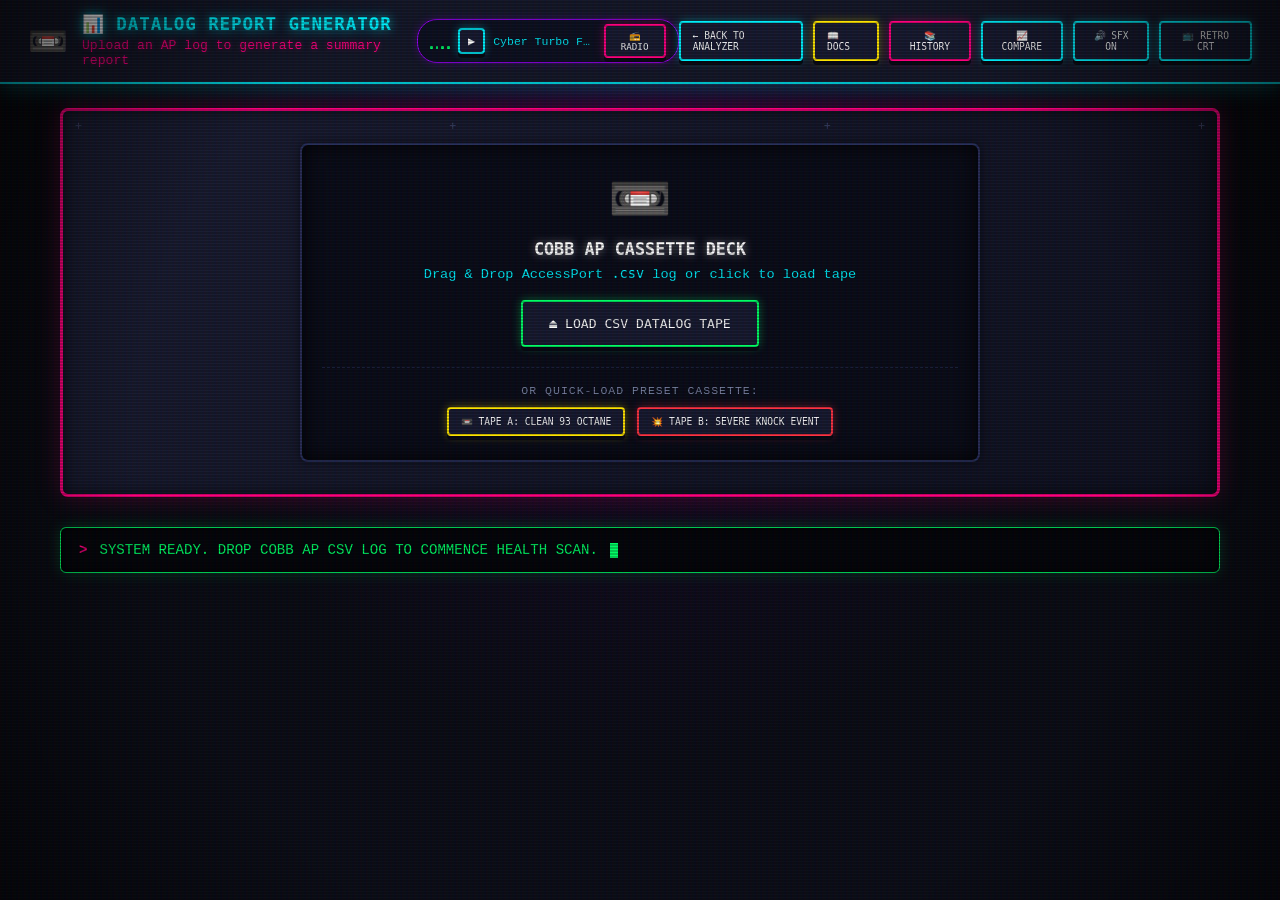
<file: report-generator.html>
<!DOCTYPE html>
<html lang="en">
<head>
  <meta charset="UTF-8">
  <meta name="viewport" content="width=device-width, initial-scale=1.0, viewport-fit=cover">
  <meta name="theme-color" content="#090a10">
  <meta name="apple-mobile-web-app-capable" content="yes">
  <meta name="apple-mobile-web-app-status-bar-style" content="black-translucent">
  <meta name="apple-mobile-web-app-title" content="Report Generator">
  <meta name="format-detection" content="telephone=no">
  <meta http-equiv="Content-Security-Policy" content="default-src 'self' 'unsafe-inline' data:; script-src 'self' 'unsafe-inline'; style-src 'self' 'unsafe-inline' https://fonts.googleapis.com; font-src 'self' https://fonts.gstatic.com data:; img-src 'self' data: blob: https:; frame-src 'self' https://w.soundcloud.com https://soundcloud.com; connect-src 'self' data: https:; media-src 'self' data: blob: https:;">
  <title>📊 Datalog Report Generator · Cobb AccessPort Health Calibration</title>
  <link rel="manifest" href="manifest.json">
  <link rel="stylesheet" href="report-styles.css">
</head>
<body class="retro-mode">

  <!-- RETRO ARCADE TOP NAVIGATION -->
  <header class="arcade-header">
    <div class="header-brand">
      <span class="cassette-icon">📼</span>
      <div class="title-group">
        <h1>📊 DATALOG REPORT GENERATOR</h1>
        <p>Upload an AP log to generate a summary report</p>
      </div>
    </div>

    <!-- MINI MUSIC CONTROLLER -->
    <div class="header-music-pill" id="header-music-pill">
      <div class="music-eq-visualizer" id="music-eq-visualizer">
        <div class="eq-bar"></div>
        <div class="eq-bar"></div>
        <div class="eq-bar"></div>
        <div class="eq-bar"></div>
      </div>
      <button id="btn-play-bgm" class="btn-arcade btn-sm btn-icon-only" title="Play/Pause Background Music" style="padding: 4px 8px; font-size: 0.75rem;">▶️</button>
      <span class="music-track-name" id="music-track-name">Cyber Turbo FA24</span>
      <button id="btn-open-radio" class="btn-arcade btn-sm btn-pink" style="padding: 4px 8px; font-size: 0.58rem;">📻 RADIO</button>
    </div>

    <div class="header-controls">
      <a href="index.html" class="btn-arcade btn-sm" id="btn-back-analyzer">← BACK TO ANALYZER</a>
      <a href="docs.html" class="btn-arcade btn-sm btn-yellow">📖 DOCS</a>
      <button id="btn-history" class="btn-arcade btn-sm btn-pink">📚 HISTORY</button>
      <button id="btn-compare" class="btn-arcade btn-sm">📈 COMPARE</button>
      <button id="btn-sound-toggle" class="btn-arcade btn-sm btn-icon-only" title="Toggle 8-Bit Audio SFX">🔊 SFX ON</button>
      <button id="btn-retro-toggle" class="btn-arcade btn-sm btn-icon-only" title="Toggle CRT Effects">📺 RETRO CRT</button>
    </div>
  </header>

  <!-- MAIN GENERATOR CONTENT -->
  <main class="generator-container">

    <!-- CASSETTE / FLOPPY DROP ZONE -->
    <section class="retro-deck-wrapper" id="drop-zone">
      <div class="deck-screws">
        <span>+</span>
        <span>+</span>
        <span>+</span>
        <span>+</span>
      </div>
      <div class="deck-content">

        <!-- INTERACTIVE CASSETTE DECK BAY -->
        <div class="tape-deck-slot" id="tape-deck-slot">

          <!-- STAGE 1: EMPTY CASSETTE BAY -->
          <div class="tape-slot-empty" id="tape-slot-empty">
            <div class="cassette-slot-icon">📼</div>
            <h2 class="deck-title">COBB AP CASSETTE DECK</h2>
            <p class="deck-sub">Drag &amp; Drop AccessPort <code>.csv</code> log or click to load tape</p>
            
            <div class="tape-slot-primary-action">
              <button id="btn-insert-tape" class="btn-arcade btn-green btn-large btn-pulse">⏏️ LOAD CSV DATALOG TAPE</button>
            </div>

            <!-- PRESET CASSETTES -->
            <div class="preset-tapes-container">
              <span class="preset-tapes-label">OR QUICK-LOAD PRESET CASSETTE:</span>
              <div class="preset-tapes-btn-group">
                <button id="btn-demo-clean" class="btn-arcade btn-yellow btn-sm">📼 TAPE A: CLEAN 93 OCTANE</button>
                <button id="btn-demo-knock" class="btn-arcade btn-red btn-sm">💥 TAPE B: SEVERE KNOCK EVENT</button>
              </div>
            </div>
          </div>

          <!-- STAGE 2: TAPE ENGAGED & LOADED -->
          <div class="tape-slot-loaded hidden" id="tape-slot-loaded">
            <div class="loaded-tape-top-bar">
              <span class="tape-led-indicator">● TAPE ENGAGED</span>
              <button id="btn-eject-tape" class="btn-arcade btn-red btn-sm" title="Eject current CSV log">⏏️ EJECT TAPE</button>
            </div>

            <div class="loaded-tape-housing" id="loaded-tape-housing">
              <div class="tape-spindle reel-left" id="spindle-left">⚙️</div>
              <div class="loaded-tape-sticker">
                <div class="tape-badge-sub">HIGH BIAS · COBB FA24 TELEMETRY</div>
                <div class="tape-title" id="loaded-tape-filename">datalog.csv</div>
                <div class="tape-meta-info" id="loaded-tape-meta">Ready to analyze · 0 rows detected</div>
              </div>
              <div class="tape-spindle reel-right" id="spindle-right">⚙️</div>
            </div>

            <div class="tape-play-action">
              <button id="btn-scan-trigger" class="btn-arcade btn-pink btn-large btn-glow">🕹️ SCAN TELEMETRY (PLAY TAPE)</button>
            </div>
          </div>

        </div>

        <input type="file" id="file-input" accept=".csv,text/csv,text/comma-separated-values" class="visually-hidden">
      </div>
    </section>

    <!-- TERMINAL LOGGER PROMPT -->
    <div class="terminal-logger" id="terminal-logger">
      <span class="terminal-prompt">&gt;</span>
      <span id="terminal-msg">SYSTEM READY. DROP COBB AP CSV LOG TO COMMENCE HEALTH SCAN.</span>
      <span class="terminal-cursor"></span>
    </div>

    <!-- CRT REPORT SCREEN (Rendered upon parse) -->
    <section id="report-area" class="crt-screen-frame hidden">
      
      <!-- LOG METADATA STRIP -->
      <div class="crt-header-strip">
        <div class="log-meta-group">
          <h3 id="report-filename">datalog_sample.csv</h3>
          <div class="log-meta-details" id="report-meta-details">
            <!-- Rendered by JS -->
          </div>
        </div>
      </div>

      <!-- VERDICT ARCADE MARQUEE -->
      <div class="verdict-marquee-wrapper">
        <div id="verdict-marquee" class="verdict-marquee verdict-good">
          <span class="sub-tag" id="verdict-tag">★ CALIBRATION SAFE ★</span>
          <span class="main-verdict" id="verdict-text">Good tune</span>
        </div>
      </div>

      <!-- KEY METRICS HUD GRID -->
      <div class="metrics-hud-grid">
        
        <div class="hud-card">
          <div class="hud-card-header">
            <span class="hud-label">Peak Boost</span>
            <span class="hud-icon">🚀</span>
          </div>
          <div class="hud-value" id="hud-peak-boost">0.0 PSI</div>
          <div class="hud-target">Safe target: &le; 20.0 PSI</div>
        </div>

        <div class="hud-card">
          <div class="hud-card-header">
            <span class="hud-label">Min AFR (Wideband)</span>
            <span class="hud-icon">⛽</span>
          </div>
          <div class="hud-value" id="hud-min-afr">14.70:1</div>
          <div class="hud-target">Target: 11.00 &ndash; 13.50</div>
        </div>

        <div class="hud-card">
          <div class="hud-card-header">
            <span class="hud-label">Max Timing Retard</span>
            <span class="hud-icon">⏱️</span>
          </div>
          <div class="hud-value" id="hud-timing-retard">0.00&deg;</div>
          <div class="hud-target">Target: &ge; -1.00&deg;</div>
        </div>

        <div class="hud-card">
          <div class="hud-card-header">
            <span class="hud-label">Knock Events</span>
            <span class="hud-icon">💥</span>
          </div>
          <div class="hud-value" id="hud-knock-count">0 EVENTS</div>
          <div class="hud-target">Target: 0 events</div>
        </div>

        <div class="hud-card">
          <div class="hud-card-header">
            <span class="hud-label">Min DAM (Multiplier)</span>
            <span class="hud-icon">🛡️</span>
          </div>
          <div class="hud-value" id="hud-dam-events">1.000</div>
          <div class="hud-target">Target: 1.000 (&ge; 0.95)</div>
        </div>

        <div class="hud-card">
          <div class="hud-card-header">
            <span class="hud-label">Peak Engine Speed</span>
            <span class="hud-icon">⚡</span>
          </div>
          <div class="hud-value" id="hud-peak-rpm">0 RPM</div>
          <div class="hud-target">Redline: 6,500 RPM</div>
        </div>

      </div>

      <!-- WARNINGS TICKER TAPE -->
      <h3 class="section-retro-title"><span>⚠️</span> DIAGNOSTIC OBSERVATIONS</h3>
      <div class="ticker-tape-container" id="warnings-ticker">
        <!-- Rendered by JS -->
      </div>

      <!-- OUT-OF-SPEC MOMENTS TABLE -->
      <div id="out-of-spec-wrapper">
        <h3 class="section-retro-title"><span>🔍</span> OUT-OF-SPEC TELEMETRY TIMELINE</h3>
        <div class="events-table-wrapper">
          <table class="retro-table">
            <thead>
              <tr>
                <th>Time (sec)</th>
                <th>Channel / Parameter</th>
                <th>Observed Value</th>
                <th>Safe Range</th>
                <th>Diagnosis Note</th>
              </tr>
            </thead>
            <tbody id="out-of-spec-table-body">
              <!-- Rendered by JS -->
            </tbody>
          </table>
        </div>
      </div>

      <!-- EXPORT ACTIONS BAR -->
      <div class="export-bar">
        <div class="export-label">
          <span>💾</span> REPORT EXPORT ACTIONS:
        </div>
        <div class="export-btns-group">
          <button id="btn-export-pdf" class="btn-arcade btn-green">💾 SAVE AS PDF</button>
          <button id="btn-export-json" class="btn-arcade btn-pink">💾 SAVE AS JSON</button>
          <button id="btn-export-csv" class="btn-arcade btn-yellow">📊 SAVE AS CSV</button>
        </div>
      </div>

      <!-- INTEGRATIONS (GITHUB & GOOGLE SHEETS) -->
      <div class="integrations-grid">
        
        <!-- GITHUB INTEGRATION -->
        <div class="integration-card">
          <div class="integration-header">
            <h4>🔧 BACKUP TO GITHUB</h4>
            <span class="integration-status status-connected">READY</span>
          </div>
          <p>Download the JSON telemetry report and commit it directly to your repository's <code>/reports/</code> directory for version-controlled tuning history.</p>
          <div class="code-snippet-box">git add reports/ &amp;&amp; git commit -m "Add health report" &amp;&amp; git push</div>
          <button id="btn-copy-github" class="btn-arcade btn-sm">📋 COPY GITHUB INSTRUCTIONS</button>
        </div>

        <!-- GOOGLE SHEETS INTEGRATION -->
        <div class="integration-card">
          <div class="integration-header">
            <h4>☁️ SYNC TO GOOGLE SHEETS</h4>
            <span id="sheets-status" class="integration-status status-connected">CONNECTED</span>
          </div>
          <p>Cloud sync is pre-configured with your secure webhook. Each analyzed log will automatically append to your Google Sheet, or you can paste a custom webhook URL.</p>
          <div style="display:flex; gap:8px; margin-bottom:12px;">
            <input type="password" id="input-sheets-url" class="input-arcade" placeholder="•••••••••••••••••••••••••••• (Default Webhook Active)" style="margin-bottom:0;">
            <button type="button" id="btn-toggle-sheets-url" class="btn-arcade btn-sm btn-icon-only" title="Show / Hide Webhook URL">👁️</button>
          </div>
          <label style="display:flex; align-items:center; gap:8px; font-family:var(--font-mono); font-size:0.8rem; margin-bottom:12px; cursor:pointer;">
            <input type="checkbox" id="chk-sheets-sync" checked> Enable Cloud Auto-Sync
          </label>
          <div style="display:flex; gap:10px; flex-wrap:wrap;">
            <button id="btn-connect-sheets" class="btn-arcade btn-sm btn-green">🔗 SAVE SETTINGS</button>
            <button id="btn-test-sheets" class="btn-arcade btn-sm btn-pink">🧪 TEST SYNC</button>
            <button id="btn-copy-sheets-row" class="btn-arcade btn-sm btn-yellow">📋 COPY ROW FORMAT</button>
          </div>

          <!-- SYNC DIAGNOSTICS & STATUS LOG -->
          <div class="sync-log-box" id="sync-log-box" style="margin-top:14px; background:#080a14; border:1px solid #232b4d; border-radius:4px; padding:10px; font-family:var(--font-mono); font-size:0.75rem; color:#a4b3e6; max-height:120px; overflow-y:auto; text-align:left;">
            <div style="color:var(--neon-cyan); margin-bottom:4px; font-weight:bold; display:flex; justify-content:space-between;">
              <span>📡 CLOUD SYNC ACTIVITY LOG:</span>
              <span id="sync-log-clear" style="cursor:pointer; color:var(--text-dim); text-decoration:underline;">clear</span>
            </div>
            <div id="sync-log-content">Ready. Tap "🧪 TEST SYNC" or scan a log to view live sync transmission.</div>
          </div>
        </div>

      </div>

      <!-- SECONDARY ACTIONS -->
      <div class="secondary-actions-bar">
        <button id="btn-reset-view" class="btn-arcade btn-pink">🔄 ANALYZE ANOTHER LOG</button>
      </div>

    </section>

  </main>

  <!-- MODAL: RETRO FILING CABINET (REPORT HISTORY) -->
  <div class="modal-backdrop" id="history-modal">
    <div class="filing-cabinet-window">
      <div class="cabinet-header">
        <span class="cabinet-title">🗄️ RETRO FILING CABINET &middot; SAVED REPORTS (MAX 50)</span>
        <button class="btn-arcade btn-sm" id="btn-close-history">✕ CLOSE</button>
      </div>
      <div class="cabinet-body">
        <div class="cabinet-list" id="history-list">
          <!-- Rendered by JS -->
        </div>
      </div>
      <div style="padding:14px 20px; background:#101324; border-top:1px solid #232b4d; display:flex; justify-content:space-between; align-items:center;">
        <span style="font-family:var(--font-mono); font-size:0.75rem; color:var(--text-dim);">Stored locally in browser IndexedDB.</span>
        <button id="btn-clear-history" class="btn-arcade btn-red btn-sm">🗑️ CLEAR ALL HISTORY</button>
      </div>
    </div>
  </div>

  <!-- MODAL: SIDE-BY-SIDE REPORT COMPARISON -->
  <div class="modal-backdrop" id="compare-modal">
    <div class="comparison-window">
      <div class="cabinet-header" style="border-bottom-color:var(--neon-cyan);">
        <span class="cabinet-title" style="color:var(--neon-cyan);">📈 SIDE-BY-SIDE REPORT COMPARISON</span>
        <button class="btn-arcade btn-sm" id="btn-close-compare">✕ CLOSE</button>
      </div>
      <div class="cabinet-body">
        <div style="display:grid; grid-template-columns:1fr 1fr; gap:16px; margin-bottom:16px;">
          <div>
            <label style="font-family:var(--font-mono); font-size:0.8rem; color:var(--neon-cyan); display:block; margin-bottom:6px;">SELECT LOG A (Baseline):</label>
            <select id="compare-select-a" class="input-arcade"></select>
          </div>
          <div>
            <label style="font-family:var(--font-mono); font-size:0.8rem; color:var(--neon-cyan); display:block; margin-bottom:6px;">SELECT LOG B (Comparison):</label>
            <select id="compare-select-b" class="input-arcade"></select>
          </div>
        </div>
        <div id="compare-results">
          <!-- Rendered by JS -->
        </div>
      </div>
    </div>
  </div>

  <!-- MODAL: RETRO BOOMBOX & SOUNDCLOUD RADIO -->
  <div class="modal-backdrop" id="boombox-modal">
    <div class="boombox-window">
      <div class="boombox-header">
        <span class="cabinet-title" style="color:var(--neon-pink);">📻 RETRO BOOMBOX &amp; SOUNDCLOUD RADIO</span>
        <button class="btn-arcade btn-sm" id="btn-close-boombox">✕ CLOSE</button>
      </div>
      <div class="cabinet-body">
        
        <!-- Animated Cassette Deck -->
        <div class="boombox-deck" id="boombox-deck">
          <div class="tape-reel-wrap">
            <div class="tape-reel"><span>⚙️</span></div>
            <div style="font-family:var(--font-pixel); font-size:0.7rem; color:var(--neon-cyan); text-align:center;">
              <div>STEREO CASSETTE</div>
              <div style="font-size:0.55rem; color:var(--neon-yellow); margin-top:4px;">AUTO-REVERSE · DOLBY B-NR</div>
            </div>
            <div class="tape-reel"><span>⚙️</span></div>
          </div>
        </div>

        <!-- Mode Tabs -->
        <div class="music-tabs-nav">
          <button id="tab-chiptune" class="tab-btn-radio active">⚡ 8-BIT CHIPTUNE SYNTH (OFFLINE)</button>
          <button id="tab-soundcloud" class="tab-btn-radio">☁️ SOUNDCLOUD STREAM</button>
        </div>

        <!-- Chiptune Synthesizer Pane -->
        <div id="chiptune-pane">
          <div style="display:flex; justify-content:space-between; align-items:center; margin-bottom:12px; flex-wrap:wrap; gap:8px;">
            <span style="font-family:var(--font-mono); font-size:0.8rem; color:var(--text-dim);">SELECT CHIPTUNE TAPE:</span>
            <div style="display:flex; gap:8px;">
              <button id="btn-modal-play-bgm" class="btn-arcade btn-green btn-sm">▶️ PLAY 8-BIT BGM</button>
              <button id="btn-modal-next-track" class="btn-arcade btn-yellow btn-sm">⏭️ NEXT TRACK</button>
            </div>
          </div>

          <div class="radio-presets-list">
            <div class="preset-track-card chiptune-track-card active-track" data-track-idx="0">
              <div>
                <div class="track-meta-title">🏎️ Track 1: Cyber Turbo FA24</div>
                <div class="track-meta-genre">Synthwave Chiptune · 128 BPM · Dynamic Arpeggios</div>
              </div>
              <span class="ticker-badge badge-ok">LOADED</span>
            </div>

            <div class="preset-track-card chiptune-track-card" data-track-idx="1">
              <div>
                <div class="track-meta-title">🌃 Track 2: Midnight Outrun Cruise</div>
                <div class="track-meta-genre">80s Retrowave · 110 BPM · Chill Night Drive</div>
              </div>
              <span class="ticker-badge badge-warn">READY</span>
            </div>

            <div class="preset-track-card chiptune-track-card" data-track-idx="2">
              <div>
                <div class="track-meta-title">🏆 Track 3: Arcade Stage Clear</div>
                <div class="track-meta-genre">Classic 8-Bit Arcade · 140 BPM · Victory Fanfare</div>
              </div>
              <span class="ticker-badge badge-warn">READY</span>
            </div>
          </div>
        </div>

        <!-- SoundCloud Radio Pane -->
        <div id="soundcloud-pane" class="hidden">
          <p style="font-family:var(--font-mono); font-size:0.8rem; color:var(--neon-cyan); margin-bottom:10px;">
            Stream free Creative Commons Synthwave &amp; Chiptune music directly from SoundCloud:
          </p>

          <div style="display:flex; gap:8px; margin-bottom:12px; flex-wrap:wrap;">
            <button class="btn-arcade btn-sm btn-sc-preset" data-sc-url="https://soundcloud.com/synthwave-radio/sets/retrowave-outrun-chillwave">🔥 Free Synthwave Mix</button>
            <button class="btn-arcade btn-sm btn-yellow btn-sc-preset" data-sc-url="https://soundcloud.com/user-558299863/sets/chiptune-8-bit-video-game">🕹️ 8-Bit Arcade Gems</button>
            <button class="btn-arcade btn-sm btn-pink btn-sc-preset" data-sc-url="https://soundcloud.com/neon-nights/sets/synthwave-cyberpunk">🏎️ Turbo Drift Cyberpunk</button>
          </div>

          <div style="display:flex; gap:8px; margin-bottom:12px;">
            <input type="text" id="input-soundcloud-url" class="input-arcade" placeholder="Paste any SoundCloud Track or Playlist URL..." style="margin-bottom:0;">
            <button id="btn-load-soundcloud" class="btn-arcade btn-sm btn-pink" style="flex-shrink:0;">▶️ LOAD</button>
          </div>

          <div class="soundcloud-embed-box">
            <iframe id="soundcloud-iframe" width="100%" height="166" scrolling="no" frameborder="no" allow="autoplay"
              src="https://w.soundcloud.com/player/?url=https%3A//soundcloud.com/synthwave-radio/sets/retrowave-outrun-chillwave&amp;color=%23ff007f&amp;auto_play=false&amp;hide_related=true&amp;show_comments=false&amp;show_user=true&amp;show_reposts=false&amp;show_teaser=false">
            </iframe>
          </div>
        </div>

        <!-- Master Volume Control -->
        <div class="volume-control-wrap">
          <span>🔊 VOLUME:</span>
          <input type="range" id="bgm-volume-slider" class="slider-arcade" min="0" max="100" value="35">
        </div>

      </div>
    </div>
  </div>

  <!-- TOAST NOTIFICATION -->
  <div id="arcade-toast" class="arcade-toast">💾 Report saved to local history!</div>

  <!-- SCRIPTS -->
  <script src="js/state-classifier.js"></script>
  <script src="report-export.js"></script>
  <script src="report-generator.js"></script>

</body>
</html>
</file>
<file: css/styles.css>
/* === AP LOG ANALYZER PRO · MOTORSPORT TELEMETRY STYLES === */
/* Cross-Browser Support: Safari (macOS / iOS), Chrome, Edge, Firefox */

*, *::before, *::after {
  box-sizing: border-box;
  margin: 0;
  padding: 0;
}

:root {
  --bg-main: #0a0c14;
  --bg-surface: #111422;
  --bg-card: #161a2e;
  --bg-card-hover: #1c223c;
  --border: rgba(255, 255, 255, 0.08);
  --border-active: rgba(0, 242, 254, 0.4);
  
  --text-main: #f1f5f9;
  --text-muted: #94a3b8;
  --text-dim: #64748b;

  --accent-cyan: #00f2fe;
  --accent-blue: #4facfe;
  --accent-emerald: #00f5a0;
  --accent-gold: #f6d365;
  --accent-orange: #fb923c;
  --accent-rose: #ff4b72;
  --accent-purple: #c084fc;

  --radius-sm: 6px;
  --radius-md: 10px;
  --radius-lg: 16px;

  --shadow-card: 0 4px 20px rgba(0, 0, 0, 0.4);
  --shadow-glow-cyan: 0 0 20px rgba(0, 242, 254, 0.15);
}

html {
  min-height: 100%;
  width: 100%;
  max-width: 100%;
  overflow-x: hidden;
  box-sizing: border-box;
}

html, body {
  font-family: -apple-system, BlinkMacSystemFont, 'Segoe UI', Roboto, Helvetica, Arial, sans-serif;
  background-color: var(--bg-main);
  color: var(--text-main);
  font-size: 14px;
  line-height: 1.5;
  -webkit-font-smoothing: antialiased;
  -moz-osx-font-smoothing: grayscale;
  -webkit-tap-highlight-color: rgba(0, 242, 254, 0.15);
  -webkit-text-size-adjust: 100%;
}

body {
  display: flex;
  flex-direction: column;
  width: 100%;
  max-width: 100%;
  overflow-x: hidden;
  position: relative;
  padding-left: env(safe-area-inset-left, 0px);
  padding-right: env(safe-area-inset-right, 0px);
  padding-bottom: env(safe-area-inset-bottom, 0px);
}

/* === SAFARI NATIVE RESETS & TOUCH ERGONOMICS === */
button, input, select, textarea {
  -webkit-appearance: none;
  -moz-appearance: none;
  appearance: none;
  font-family: inherit;
  border: none;
  outline: none;
  background: transparent;
  font-size: 16px; /* Prevents unwanted iOS Safari viewport auto-zoom */
}

button {
  cursor: pointer;
  transition: all 0.2s cubic-bezier(0.4, 0, 0.2, 1);
  border-radius: var(--radius-sm);
  font-weight: 600;
  user-select: none;
  -webkit-user-select: none;
  touch-action: manipulation;
  font-size: 0.85rem;
}

button:active {
  transform: scale(0.97);
}

/* === HEADER === */
.app-header {
  display: flex;
  align-items: center;
  justify-content: space-between;
  padding: 16px 28px;
  padding-top: calc(14px + env(safe-area-inset-top, 0px));
  padding-left: calc(20px + env(safe-area-inset-left, 0px));
  padding-right: calc(20px + env(safe-area-inset-right, 0px));
  background: var(--bg-surface);
  border-bottom: 1px solid var(--border);
  box-shadow: 0 2px 10px rgba(0, 0, 0, 0.3);
  position: relative;
  z-index: 10;
  flex-wrap: wrap;
  gap: 12px;
}

.header-brand {
  display: flex;
  align-items: center;
  gap: 14px;
}

.brand-logo {
  font-size: 1.8rem;
  color: var(--accent-cyan);
  background: linear-gradient(135deg, var(--accent-cyan), var(--accent-blue));
  -webkit-background-clip: text;
  background-clip: text;
  -webkit-text-fill-color: transparent;
}

.app-header h1 {
  font-size: 1.3rem;
  font-weight: 700;
  letter-spacing: -0.02em;
  display: flex;
  align-items: center;
  gap: 10px;
}

.badge-pro {
  font-size: 0.65rem;
  background: linear-gradient(135deg, var(--accent-cyan), var(--accent-blue));
  color: #000;
  font-weight: 800;
  padding: 2px 6px;
  border-radius: 4px;
  letter-spacing: 0.05em;
}

.app-subtitle {
  color: var(--text-muted);
  font-size: 0.82rem;
  display: block;
}

/* === BUTTONS & CONTROLS === */
.btn-primary {
  background: linear-gradient(135deg, var(--accent-cyan), var(--accent-blue));
  color: #000;
  padding: 8px 16px;
  font-size: 0.85rem;
}

.btn-primary:hover {
  filter: brightness(1.15);
  box-shadow: 0 0 15px rgba(0, 242, 254, 0.4);
}

.btn-primary-inline {
  background: none;
  color: var(--accent-cyan);
  text-decoration: underline;
  font-size: inherit;
  font-weight: 600;
  padding: 0;
}

.btn-secondary {
  background: rgba(255, 255, 255, 0.06);
  border: 1px solid var(--border);
  color: var(--text-main);
  padding: 8px 16px;
  font-size: 0.85rem;
}

.btn-secondary:hover {
  background: rgba(255, 255, 255, 0.12);
  border-color: rgba(255, 255, 255, 0.2);
}

.btn-danger {
  background: rgba(255, 75, 114, 0.12);
  border: 1px solid rgba(255, 75, 114, 0.3);
  color: var(--accent-rose);
  padding: 8px 16px;
  font-size: 0.85rem;
}

.btn-danger:hover {
  background: rgba(255, 75, 114, 0.25);
  border-color: var(--accent-rose);
}

.btn-sm {
  padding: 5px 12px;
  font-size: 0.78rem;
}

.btn-back {
  background: rgba(255, 255, 255, 0.05);
  border: 1px solid var(--border);
  color: var(--text-muted);
  padding: 6px 14px;
  font-size: 0.82rem;
  border-radius: var(--radius-sm);
}

.btn-back:hover {
  color: #fff;
  background: rgba(255, 255, 255, 0.1);
}

/* === HOME VIEW === */
.home-main-container {
  max-width: 1200px;
  margin: 0 auto;
  padding: 28px 24px;
  width: 100%;
}

.upload-zone {
  border: 2px dashed rgba(0, 242, 254, 0.25);
  background: linear-gradient(180deg, rgba(22, 26, 46, 0.8), rgba(17, 20, 34, 0.8));
  border-radius: var(--radius-lg);
  padding: 40px 24px;
  text-align: center;
  margin-bottom: 32px;
  box-shadow: var(--shadow-card);
  transition: all 0.25s ease;
}

.upload-zone.drag-over {
  border-color: var(--accent-cyan);
  background: rgba(0, 242, 254, 0.08);
  box-shadow: 0 0 30px rgba(0, 242, 254, 0.2);
}

.upload-icon-pulse {
  font-size: 3.2rem;
  margin-bottom: 12px;
  filter: drop-shadow(0 0 10px rgba(0, 242, 254, 0.4));
}

.upload-main {
  font-size: 1.15rem;
  font-weight: 600;
  margin-bottom: 6px;
}

.upload-sub {
  color: var(--text-muted);
  font-size: 0.85rem;
  margin-bottom: 14px;
}

.upload-actions {
  display: flex;
  justify-content: center;
  gap: 10px;
}

/* === SESSION CARDS === */
.section-header {
  display: flex;
  justify-content: space-between;
  align-items: center;
  margin-bottom: 18px;
  flex-wrap: wrap;
  gap: 12px;
}

.section-title-wrap {
  display: flex;
  align-items: center;
  gap: 12px;
}

.section-header h2 {
  font-size: 1.15rem;
  font-weight: 700;
}

.storage-stats {
  font-size: 0.8rem;
  color: var(--text-dim);
}

.session-grid {
  display: grid;
  grid-template-columns: repeat(auto-fill, minmax(min(100%, 320px), 1fr));
  gap: 18px;
  width: 100%;
}

.session-card {
  background: var(--bg-card);
  border: 1px solid var(--border);
  border-radius: var(--radius-md);
  padding: 18px;
  display: flex;
  flex-direction: column;
  gap: 14px;
  cursor: pointer;
  transition: all 0.2s ease;
  box-shadow: var(--shadow-card);
  min-width: 0;
}

.session-card:hover {
  border-color: var(--border-active);
  background: var(--bg-card-hover);
  transform: translateY(-2px);
  box-shadow: var(--shadow-glow-cyan);
}

.session-card-header {
  display: flex;
  justify-content: space-between;
  align-items: flex-start;
  gap: 8px;
}

.session-card-title-group {
  min-width: 0;
}

.session-filename {
  font-size: 0.95rem;
  font-weight: 700;
  color: var(--text-main);
  white-space: nowrap;
  overflow: hidden;
  text-overflow: ellipsis;
}

.session-tune-tag {
  display: inline-block;
  font-size: 0.75rem;
  color: var(--accent-cyan);
  margin-top: 2px;
  white-space: nowrap;
  overflow: hidden;
  text-overflow: ellipsis;
  max-width: 100%;
}

.session-score-pill {
  border: 1px solid var(--accent-emerald);
  padding: 4px 8px;
  border-radius: var(--radius-sm);
  text-align: center;
  background: rgba(0, 0, 0, 0.2);
  flex-shrink: 0;
}

.session-score-pill .score-num {
  font-size: 1.1rem;
  font-weight: 800;
  display: block;
  line-height: 1;
}

.session-score-pill .score-lbl {
  font-size: 0.6rem;
  font-weight: 700;
  letter-spacing: 0.05em;
  opacity: 0.8;
}

.session-telemetry-preview {
  display: grid;
  grid-template-columns: repeat(4, 1fr);
  gap: 8px;
  background: rgba(0, 0, 0, 0.2);
  padding: 10px;
  border-radius: var(--radius-sm);
}

.telemetry-mini-stat {
  min-width: 0;
}

.telemetry-mini-stat .lbl {
  font-size: 0.68rem;
  color: var(--text-dim);
  display: block;
  white-space: nowrap;
}

.telemetry-mini-stat .val {
  font-size: 0.85rem;
  font-weight: 700;
  white-space: nowrap;
}

.highlight-cyan { color: var(--accent-cyan); }
.highlight-gold { color: var(--accent-gold); }

.session-card-footer {
  display: flex;
  justify-content: space-between;
  align-items: center;
  padding-top: 8px;
  border-top: 1px solid rgba(255, 255, 255, 0.05);
}

.session-badges {
  display: flex;
  gap: 6px;
  flex-wrap: wrap;
}

.badge {
  font-size: 0.72rem;
  font-weight: 700;
  padding: 3px 8px;
  border-radius: 4px;
}

.badge-ugly { background: rgba(255, 75, 114, 0.15); color: var(--accent-rose); border: 1px solid rgba(255, 75, 114, 0.3); }
.badge-bad  { background: rgba(251, 146, 60, 0.15); color: var(--accent-orange); border: 1px solid rgba(251, 146, 60, 0.3); }
.badge-good { background: rgba(0, 245, 160, 0.15); color: var(--accent-emerald); border: 1px solid rgba(0, 245, 160, 0.3); }
.badge-storage { background: rgba(255, 255, 255, 0.08); color: var(--text-muted); border: 1px solid var(--border); }

.session-card-btns {
  display: flex;
  gap: 6px;
  flex-shrink: 0;
}

.btn-open {
  background: rgba(0, 242, 254, 0.1);
  color: var(--accent-cyan);
  border: 1px solid rgba(0, 242, 254, 0.25);
}

.btn-open:hover {
  background: var(--accent-cyan);
  color: #000;
}

.btn-icon-delete {
  background: rgba(255, 255, 255, 0.05);
  padding: 5px 8px;
}

.btn-icon-delete:hover {
  background: rgba(255, 75, 114, 0.3);
}

/* === EMPTY STATE === */
.empty-state-card {
  text-align: center;
  padding: 48px 24px;
  background: var(--bg-card);
  border: 1px solid var(--border);
  border-radius: var(--radius-lg);
}

.empty-state-icon {
  font-size: 3rem;
  margin-bottom: 12px;
}

.empty-state-card h3 {
  font-size: 1.2rem;
  margin-bottom: 6px;
}

.empty-state-card p {
  color: var(--text-muted);
  max-width: 520px;
  margin: 0 auto 20px;
}

/* === SESSION TELEMETRY COCKPIT === */
.view-toolbar {
  display: flex;
  align-items: center;
  justify-content: space-between;
  padding: 12px 24px;
  padding-top: calc(12px + env(safe-area-inset-top, 0px));
  padding-left: calc(16px + env(safe-area-inset-left, 0px));
  padding-right: calc(16px + env(safe-area-inset-right, 0px));
  background: var(--bg-surface);
  border-bottom: 1px solid var(--border);
  flex-wrap: wrap;
  gap: 10px;
  position: sticky;
  top: 0;
  z-index: 100;
  backdrop-filter: blur(10px);
  -webkit-backdrop-filter: blur(10px);
}

.toolbar-left {
  display: flex;
  align-items: center;
  gap: 12px;
  min-width: 0;
  flex: 1 1 auto;
}

.toolbar-actions {
  display: flex;
  align-items: center;
  gap: 8px;
  flex-wrap: wrap;
  flex-shrink: 0;
}

.chart-zoom-group {
  display: flex;
  align-items: center;
  gap: 4px;
  background: rgba(0, 0, 0, 0.25);
  padding: 2px 4px;
  border-radius: var(--radius-sm);
  border: 1px solid var(--border);
}

.btn-icon {
  padding: 5px 8px;
  font-weight: 700;
}

.session-title {
  font-weight: 700;
  font-size: 1rem;
  color: var(--accent-cyan);
  white-space: nowrap;
  overflow: hidden;
  text-overflow: ellipsis;
  max-width: 450px;
}

.session-telemetry-root {
  max-width: 1400px;
  margin: 0 auto;
  padding: 20px;
  width: 100%;
}

/* COCKPIT HERO BANNER */
.cockpit-banner {
  display: flex;
  justify-content: space-between;
  align-items: center;
  background: linear-gradient(135deg, #131728 0%, #181d33 100%);
  border: 1px solid rgba(0, 242, 254, 0.2);
  border-radius: var(--radius-lg);
  padding: 24px 32px;
  margin-bottom: 24px;
  box-shadow: 0 10px 30px rgba(0, 0, 0, 0.5);
  position: relative;
  overflow: hidden;
  flex-wrap: wrap;
  gap: 16px;
}

.cockpit-banner::before {
  content: '';
  position: absolute;
  top: 0; left: 0; right: 0; height: 3px;
  background: linear-gradient(90deg, var(--accent-cyan), var(--accent-emerald), var(--accent-blue));
}

.cockpit-identity {
  min-width: 0;
}

.badge-status-live {
  font-size: 0.7rem;
  font-weight: 800;
  color: var(--accent-emerald);
  letter-spacing: 0.05em;
  margin-right: 8px;
}

.tune-map-name {
  font-size: 0.85rem;
  color: var(--accent-cyan);
  font-weight: 600;
}

.cockpit-filename {
  font-size: 1.6rem;
  font-weight: 800;
  letter-spacing: -0.02em;
  margin: 4px 0 6px;
  word-break: break-all;
}

.cockpit-meta {
  color: var(--text-muted);
  font-size: 0.85rem;
}

/* GAUGE RING */
.cockpit-health-gauge {
  display: flex;
  align-items: center;
  gap: 20px;
  flex-shrink: 0;
}

.gauge-ring-container {
  position: relative;
  width: 90px;
  height: 90px;
}

.gauge-svg {
  width: 100%;
  height: 100%;
  transform: rotate(-90deg);
  transform-origin: center;
}

.gauge-bg {
  fill: none;
  stroke: rgba(255, 255, 255, 0.08);
  stroke-width: 8;
}

.gauge-bar {
  fill: none;
  stroke-width: 8;
  stroke-linecap: round;
  transition: stroke-dasharray 0.6s ease;
}

.gauge-content {
  position: absolute;
  inset: 0;
  display: flex;
  flex-direction: column;
  align-items: center;
  justify-content: center;
}

.gauge-score {
  font-size: 1.4rem;
  font-weight: 900;
  line-height: 1;
}

.gauge-label {
  font-size: 0.55rem;
  font-weight: 800;
  letter-spacing: 0.08em;
  color: var(--text-muted);
}

.gauge-grade {
  font-size: 0.85rem;
  font-weight: 800;
  padding: 6px 14px;
  border-radius: var(--radius-sm);
}

/* === METRICS DASHBOARD GRID === */
.metrics-dashboard-grid {
  display: grid;
  grid-template-columns: repeat(auto-fill, minmax(min(100%, 170px), 1fr));
  gap: 14px;
  margin-bottom: 24px;
  width: 100%;
}

.metric-card {
  background: var(--bg-card);
  border: 1px solid var(--border);
  border-radius: var(--radius-md);
  padding: 16px;
  display: flex;
  flex-direction: column;
  justify-content: space-between;
  box-shadow: var(--shadow-card);
  position: relative;
  overflow: hidden;
  min-width: 0;
}

.cyan-glow   { border-left: 3px solid var(--accent-cyan); }
.purple-glow { border-left: 3px solid var(--accent-purple); }
.green-glow  { border-left: 3px solid var(--accent-emerald); }
.danger-glow { border-left: 3px solid var(--accent-rose); }
.gold-glow   { border-left: 3px solid var(--accent-gold); }
.blue-glow   { border-left: 3px solid var(--accent-blue); }
.orange-glow { border-left: 3px solid var(--accent-orange); }
.red-glow    { border-left: 3px solid var(--accent-rose); }
.slate-glow  { border-left: 3px solid var(--text-dim); }

.metric-card-header {
  display: flex;
  align-items: center;
  justify-content: space-between;
  margin-bottom: 10px;
}

.metric-icon { font-size: 1.1rem; flex-shrink: 0; }

.metric-name {
  font-size: 0.75rem;
  font-weight: 700;
  color: var(--text-muted);
  flex-grow: 1;
  margin-left: 8px;
  white-space: nowrap;
  overflow: hidden;
  text-overflow: ellipsis;
}

.metric-tag {
  font-size: 0.6rem;
  font-weight: 800;
  padding: 2px 4px;
  border-radius: 3px;
  background: rgba(255, 255, 255, 0.06);
  color: var(--text-dim);
  flex-shrink: 0;
}

.metric-main-val {
  font-size: 1.5rem;
  font-weight: 800;
  letter-spacing: -0.02em;
  line-height: 1.1;
}

.metric-main-val .unit {
  font-size: 0.75rem;
  font-weight: 600;
  color: var(--text-muted);
  margin-left: 4px;
}

.metric-sub-val {
  font-size: 0.75rem;
  color: var(--text-muted);
  margin-top: 4px;
}

.text-danger { color: var(--accent-rose) !important; }

/* === TRI-FOLD DIAGNOSTIC CENTER === */
.tri-diagnostic-container {
  display: grid;
  grid-template-columns: repeat(auto-fit, minmax(min(100%, 300px), 1fr));
  gap: 18px;
  margin-bottom: 28px;
  width: 100%;
}

.diag-column {
  background: var(--bg-card);
  border: 1px solid var(--border);
  border-radius: var(--radius-md);
  display: flex;
  flex-direction: column;
  overflow: hidden;
  box-shadow: var(--shadow-card);
  min-width: 0;
}

.diag-good   { border-top: 3px solid var(--accent-emerald); }
.diag-better { border-top: 3px solid var(--accent-gold); }
.diag-worst  { border-top: 3px solid var(--accent-rose); }

.diag-column-header {
  display: flex;
  justify-content: space-between;
  align-items: center;
  padding: 14px 18px;
  background: rgba(0, 0, 0, 0.2);
  border-bottom: 1px solid var(--border);
}

.diag-title-wrap {
  display: flex;
  align-items: center;
  gap: 8px;
}

.diag-column-header h3 {
  font-size: 0.95rem;
  font-weight: 700;
}

.diag-pill {
  font-size: 0.65rem;
  font-weight: 700;
  padding: 2px 6px;
  border-radius: 4px;
  white-space: nowrap;
}

.good-pill   { background: rgba(0, 245, 160, 0.15); color: var(--accent-emerald); }
.better-pill { background: rgba(246, 211, 101, 0.15); color: var(--accent-gold); }
.worst-pill  { background: rgba(255, 75, 114, 0.15); color: var(--accent-rose); }

.diag-column-body {
  padding: 14px;
  display: flex;
  flex-direction: column;
  gap: 10px;
  max-height: 420px;
  overflow-y: auto;
  -webkit-overflow-scrolling: touch;
}

.diag-item {
  background: rgba(0, 0, 0, 0.25);
  border: 1px solid var(--border);
  border-radius: var(--radius-sm);
  padding: 12px;
  font-size: 0.82rem;
  min-width: 0;
}

.diag-item-header {
  display: flex;
  justify-content: space-between;
  align-items: center;
  margin-bottom: 4px;
  gap: 6px;
}

.diag-item-desc {
  color: var(--text-muted);
  line-height: 1.4;
}

.diag-action-note {
  margin-top: 8px;
  padding-top: 6px;
  border-top: 1px dashed rgba(255, 255, 255, 0.1);
  font-size: 0.78rem;
}

.pull-tag {
  font-size: 0.68rem;
  background: rgba(0, 242, 254, 0.15);
  color: var(--accent-cyan);
  padding: 2px 6px;
  border-radius: 4px;
  font-weight: 700;
  white-space: nowrap;
}

.diag-empty-clean {
  text-align: center;
  color: var(--accent-emerald);
  font-weight: 600;
  padding: 24px 12px;
}

/* === AI TUNER LAB === */
.ai-tuner-lab-card {
  background: linear-gradient(180deg, #141829 0%, #0f1220 100%);
  border: 1px solid rgba(192, 132, 252, 0.3);
  border-radius: var(--radius-lg);
  padding: 24px;
  margin-bottom: 32px;
  box-shadow: 0 8px 30px rgba(192, 132, 252, 0.08);
}

.ai-lab-header {
  display: flex;
  justify-content: space-between;
  align-items: center;
  margin-bottom: 20px;
  flex-wrap: wrap;
  gap: 12px;
}

.ai-lab-title {
  display: flex;
  align-items: center;
  gap: 12px;
}

.ai-sparkle { font-size: 1.8rem; flex-shrink: 0; }

.ai-lab-title h3 {
  font-size: 1.15rem;
  font-weight: 800;
  color: var(--accent-purple);
  background: linear-gradient(135deg, #fff, var(--accent-purple));
  -webkit-background-clip: text;
  background-clip: text;
  -webkit-text-fill-color: transparent;
}

.ai-lab-title p {
  color: var(--text-muted);
  font-size: 0.82rem;
}

.ai-lab-actions {
  display: flex;
  gap: 10px;
  flex-wrap: wrap;
}

.ai-executive-summary {
  background: rgba(0, 0, 0, 0.25);
  border-left: 3px solid var(--accent-purple);
  padding: 14px 18px;
  border-radius: var(--radius-sm);
  margin-bottom: 18px;
}

.ai-executive-summary h4 {
  font-size: 0.88rem;
  font-weight: 700;
  margin-bottom: 4px;
  color: #fff;
}

.ai-executive-summary p {
  color: var(--text-muted);
  font-size: 0.85rem;
  line-height: 1.5;
}

.ai-recommendations-grid {
  display: grid;
  grid-template-columns: repeat(auto-fill, minmax(260px, 1fr));
  gap: 14px;
  margin-bottom: 20px;
}

.ai-rec-card {
  background: rgba(0, 0, 0, 0.2);
  border: 1px solid var(--border);
  border-radius: var(--radius-sm);
  padding: 14px;
  min-width: 0;
}

.ai-rec-header {
  display: flex;
  justify-content: space-between;
  align-items: center;
  margin-bottom: 6px;
}

.ai-rec-cat {
  font-size: 0.7rem;
  font-weight: 700;
  color: var(--accent-cyan);
  text-transform: uppercase;
  letter-spacing: 0.05em;
}

.ai-rec-priority {
  font-size: 0.65rem;
  font-weight: 700;
  padding: 2px 6px;
  border-radius: 3px;
}

.priority-high   { background: rgba(255, 75, 114, 0.2); color: var(--accent-rose); }
.priority-medium { background: rgba(246, 211, 101, 0.2); color: var(--accent-gold); }
.priority-low    { background: rgba(0, 245, 160, 0.2); color: var(--accent-emerald); }

.ai-rec-card h5 {
  font-size: 0.88rem;
  font-weight: 700;
  margin-bottom: 4px;
}

.ai-rec-card p {
  color: var(--text-muted);
  font-size: 0.8rem;
  line-height: 1.4;
}

/* AI QA SECTION */
.ai-qa-section {
  border-top: 1px solid rgba(255, 255, 255, 0.08);
  padding-top: 18px;
}

.ai-qa-section h4 {
  font-size: 0.9rem;
  font-weight: 700;
  margin-bottom: 10px;
}

.ai-chips-row {
  display: flex;
  flex-wrap: wrap;
  gap: 8px;
  margin-bottom: 12px;
}

.ai-chip {
  background: rgba(255, 255, 255, 0.05);
  border: 1px solid var(--border);
  color: var(--text-muted);
  padding: 5px 12px;
  border-radius: 20px;
  font-size: 0.78rem;
  font-weight: 600;
}

.ai-chip:hover {
  background: rgba(192, 132, 252, 0.15);
  border-color: var(--accent-purple);
  color: #fff;
}

.ai-input-row {
  display: flex;
  gap: 10px;
}

.ai-input-row input {
  flex-grow: 1;
  background: rgba(0, 0, 0, 0.3);
  border: 1px solid var(--border);
  border-radius: var(--radius-sm);
  padding: 10px 14px;
  color: #fff;
  font-size: 0.85rem;
}

.ai-input-row input:focus {
  border-color: var(--accent-purple);
  box-shadow: 0 0 10px rgba(192, 132, 252, 0.25);
}

.ai-answer-box {
  margin-top: 14px;
}

.ai-answer-bubble {
  background: rgba(192, 132, 252, 0.08);
  border: 1px solid rgba(192, 132, 252, 0.25);
  border-radius: var(--radius-md);
  padding: 16px;
  font-size: 0.85rem;
  line-height: 1.5;
}

.ai-answer-header {
  color: var(--accent-purple);
  font-weight: 700;
  margin-bottom: 8px;
}

/* === TELEMETRY CHARTS SECTION === */
.session-telemetry-body {
  max-width: 1400px;
  margin: 0 auto;
  padding: 0 20px 40px;
  display: grid;
  grid-template-columns: minmax(0, 280px) minmax(0, 1fr);
  gap: 20px;
  width: 100%;
  box-sizing: border-box;
}

.telemetry-sidebar {
  display: flex;
  flex-direction: column;
  gap: 16px;
}

.sidebar-card {
  background: var(--bg-card);
  border: 1px solid var(--border);
  border-radius: var(--radius-md);
  padding: 16px;
  box-shadow: var(--shadow-card);
  min-width: 0;
}

.sidebar-subtitle {
  font-size: 0.85rem;
  font-weight: 700;
  margin-bottom: 12px;
  color: var(--accent-cyan);
}

.sidebar-meta-list {
  list-style: none;
  font-size: 0.8rem;
  display: flex;
  flex-direction: column;
  gap: 8px;
}

.sidebar-meta-list li {
  display: flex;
  justify-content: space-between;
  color: var(--text-muted);
}

.sidebar-meta-list strong {
  color: var(--text-main);
}

.pull-card-btn {
  width: 100%;
  text-align: left;
  background: rgba(0, 0, 0, 0.25);
  border: 1px solid var(--border);
  border-radius: var(--radius-sm);
  padding: 10px;
  margin-bottom: 8px;
  display: flex;
  flex-direction: column;
  gap: 4px;
}

.pull-card-btn:hover, .pull-card-btn.active {
  border-color: var(--accent-cyan);
  background: rgba(0, 242, 254, 0.08);
}

.pull-card-top {
  display: flex;
  justify-content: space-between;
  align-items: center;
}

.pull-badge {
  font-size: 0.72rem;
  font-weight: 800;
  color: var(--accent-cyan);
}

.pull-time {
  font-size: 0.72rem;
  color: var(--text-dim);
}

.pull-card-stats {
  display: flex;
  justify-content: space-between;
  font-size: 0.78rem;
  font-weight: 700;
}

.telemetry-charts-pane {
  background: var(--bg-card);
  border: 1px solid var(--border);
  border-radius: var(--radius-md);
  padding: 20px;
  box-shadow: var(--shadow-card);
  min-width: 0;
}

.charts-header {
  margin-bottom: 16px;
}

.charts-header h3 {
  font-size: 1rem;
  font-weight: 700;
}

.charts-hint {
  font-size: 0.75rem;
  color: var(--text-dim);
}

.chart-card-wrapper {
  min-width: 0;
}

/* === COMPARE SESSIONS VIEW === */
.compare-selector-card {
  max-width: 1100px;
  margin: 24px auto 0;
  padding: 18px 24px;
  background: var(--bg-card);
  border: 1px solid var(--border);
  border-radius: var(--radius-md);
}

.compare-select-row {
  display: flex;
  align-items: flex-end;
  justify-content: space-between;
  gap: 16px;
  flex-wrap: wrap;
}

.select-group {
  flex: 1 1 240px;
  display: flex;
  flex-direction: column;
  gap: 6px;
  min-width: 0;
}

.select-group label {
  font-size: 0.8rem;
  font-weight: 700;
  color: var(--text-muted);
}

.custom-select {
  width: 100%;
  background-color: #0e111d;
  border: 1px solid var(--border);
  border-radius: var(--radius-sm);
  color: #fff;
  padding: 10px 14px;
  font-size: 0.85rem;
  cursor: pointer;
  background-image: url("data:image/svg+xml,%3Csvg xmlns='http://www.w3.org/2000/svg' width='12' height='12' viewBox='0 0 24 24' fill='none' stroke='%2300f2fe' stroke-width='2' stroke-linecap='round' stroke-linejoin='round'%3E%3Cpolyline points='6 9 12 15 18 9'%3E%3C/polyline%3E%3C/svg%3E");
  background-repeat: no-repeat;
  background-position: right 12px center;
  padding-right: 32px;
}

.custom-select:focus {
  border-color: var(--accent-cyan);
}

.select-divider {
  font-size: 1.4rem;
  color: var(--text-dim);
  padding-bottom: 6px;
}

.compare-content-container {
  max-width: 1100px;
  margin: 24px auto 40px;
  padding: 0 16px;
}

.compare-verdict-banner {
  display: flex;
  align-items: center;
  gap: 16px;
  background: linear-gradient(135deg, #161c32 0%, #1f2746 100%);
  border: 1px solid rgba(0, 242, 254, 0.3);
  border-radius: var(--radius-md);
  padding: 20px 24px;
  margin-bottom: 24px;
}

.verdict-icon { font-size: 2.2rem; flex-shrink: 0; }

.verdict-content h3 {
  font-size: 1.05rem;
  font-weight: 800;
  color: var(--accent-cyan);
  margin-bottom: 4px;
}

.verdict-content p {
  color: var(--text-main);
  font-size: 0.9rem;
  line-height: 1.4;
}

.compare-battle-grid {
  display: grid;
  grid-template-columns: minmax(0, 1fr) auto minmax(0, 1fr);
  align-items: center;
  gap: 20px;
  margin-bottom: 24px;
  width: 100%;
}

.battle-card {
  background: var(--bg-card);
  border: 1px solid var(--border);
  border-radius: var(--radius-md);
  padding: 20px;
  box-shadow: var(--shadow-card);
  min-width: 0;
}

.battle-card.winner-card {
  border-color: var(--accent-emerald);
  box-shadow: 0 0 25px rgba(0, 245, 160, 0.15);
}

.battle-card-header {
  display: flex;
  justify-content: space-between;
  align-items: center;
  margin-bottom: 6px;
}

.battle-tag {
  font-size: 0.7rem;
  font-weight: 800;
  letter-spacing: 0.05em;
  color: var(--text-dim);
}

.crown-badge {
  font-size: 0.72rem;
  font-weight: 800;
  color: var(--accent-emerald);
  background: rgba(0, 245, 160, 0.15);
  padding: 2px 6px;
  border-radius: 4px;
}

.battle-filename {
  font-size: 1.15rem;
  font-weight: 800;
  margin-bottom: 2px;
  word-break: break-all;
}

.battle-tune {
  font-size: 0.8rem;
  color: var(--accent-cyan);
  margin-bottom: 14px;
}

.battle-score-row {
  display: flex;
  align-items: center;
  justify-content: space-between;
  background: rgba(0, 0, 0, 0.25);
  padding: 10px 14px;
  border-radius: var(--radius-sm);
}

.battle-score-pill .num {
  font-size: 1.4rem;
  font-weight: 900;
  line-height: 1;
}

.battle-score-pill .lbl {
  font-size: 0.6rem;
  font-weight: 800;
  letter-spacing: 0.05em;
  color: var(--text-muted);
  display: block;
}

.battle-grade-pill {
  font-size: 0.82rem;
  font-weight: 800;
  color: #fff;
}

.battle-vs-badge {
  font-size: 1rem;
  font-weight: 900;
  background: rgba(255, 255, 255, 0.08);
  border: 1px solid var(--border);
  width: 44px;
  height: 44px;
  border-radius: 50%;
  display: flex;
  align-items: center;
  justify-content: center;
  color: var(--text-muted);
}

.telemetry-matrix-card {
  background: var(--bg-card);
  border: 1px solid var(--border);
  border-radius: var(--radius-md);
  padding: 20px;
  margin-bottom: 24px;
  box-shadow: var(--shadow-card);
  min-width: 0;
}

.telemetry-matrix-card h3 {
  font-size: 1rem;
  font-weight: 700;
  margin-bottom: 14px;
}

.matrix-table-wrap {
  overflow-x: auto;
  -webkit-overflow-scrolling: touch;
}

.matrix-table {
  width: 100%;
  border-collapse: collapse;
  font-size: 0.85rem;
}

.matrix-table th {
  text-align: left;
  padding: 10px 14px;
  background: rgba(0, 0, 0, 0.25);
  color: var(--text-muted);
  font-size: 0.75rem;
  font-weight: 700;
  text-transform: uppercase;
  letter-spacing: 0.05em;
}

.matrix-table td {
  padding: 12px 14px;
  border-bottom: 1px solid rgba(255, 255, 255, 0.04);
}

.matrix-table tr:hover td {
  background: rgba(255, 255, 255, 0.02);
}

.delta-badge {
  font-weight: 800;
  padding: 3px 8px;
  border-radius: 4px;
  font-size: 0.78rem;
  display: inline-block;
}

.delta-good { background: rgba(0, 245, 160, 0.15); color: var(--accent-emerald); }
.delta-bad  { background: rgba(255, 75, 114, 0.15); color: var(--accent-rose); }
.delta-neutral { background: rgba(255, 255, 255, 0.08); color: var(--text-muted); }

.compare-findings-grid {
  display: grid;
  grid-template-columns: 1fr 1fr;
  gap: 20px;
}

.compare-findings-col {
  background: var(--bg-card);
  border: 1px solid var(--border);
  border-radius: var(--radius-md);
  padding: 18px;
  min-width: 0;
}

.compare-findings-col h4 {
  font-size: 0.9rem;
  font-weight: 700;
  margin-bottom: 12px;
}

.mini-finding-card {
  background: rgba(0, 0, 0, 0.25);
  border: 1px solid var(--border);
  border-radius: var(--radius-sm);
  padding: 10px;
  margin-bottom: 8px;
  font-size: 0.8rem;
}

.mini-finding-card strong {
  color: var(--text-main);
  display: block;
  margin-bottom: 2px;
}

.mini-finding-card p {
  color: var(--text-muted);
}

/* === TOASTS & MODALS === */
#toast-container {
  position: fixed;
  bottom: 24px;
  right: 24px;
  z-index: 1000;
  display: flex;
  flex-direction: column;
  gap: 10px;
}

.toast {
  background: var(--bg-card);
  border: 1px solid var(--border);
  color: var(--text-main);
  padding: 12px 18px;
  border-radius: var(--radius-sm);
  box-shadow: 0 8px 30px rgba(0, 0, 0, 0.6);
  font-size: 0.85rem;
  display: flex;
  align-items: center;
  gap: 10px;
  animation: slideIn 0.25s ease;
  transition: opacity 0.3s ease;
}

.toast.fading { opacity: 0; }
.toast-success { border-left: 4px solid var(--accent-emerald); }
.toast-warning { border-left: 4px solid var(--accent-gold); }
.toast-error   { border-left: 4px solid var(--accent-rose); }
.toast-info    { border-left: 4px solid var(--accent-cyan); }

@keyframes slideIn {
  from { transform: translateX(100%); opacity: 0; }
  to   { transform: translateX(0); opacity: 1; }
}

#modal-overlay {
  position: fixed;
  inset: 0;
  background: rgba(0, 0, 0, 0.7);
  -webkit-backdrop-filter: blur(4px);
  backdrop-filter: blur(4px);
  display: flex;
  align-items: center;
  justify-content: center;
  z-index: 999;
}

#modal-box {
  background: var(--bg-card);
  border: 1px solid var(--border);
  border-radius: var(--radius-md);
  padding: 24px;
  max-width: 440px;
  width: 90%;
  box-shadow: var(--shadow-card);
}

#modal-title { font-size: 1.1rem; margin-bottom: 8px; }
#modal-body { color: var(--text-muted); font-size: 0.85rem; margin-bottom: 20px; }
.modal-actions { display: flex; justify-content: flex-end; gap: 10px; }

/* === GEMINI AI STYLES === */
.btn-gemini-pill {
  background: linear-gradient(135deg, rgba(192, 132, 252, 0.15), rgba(79, 172, 254, 0.15));
  border: 1px solid rgba(192, 132, 252, 0.4);
  color: #fff;
  padding: 6px 14px;
  font-size: 0.82rem;
  border-radius: 20px;
  font-weight: 700;
  display: flex;
  align-items: center;
  gap: 6px;
  transition: all 0.2s ease;
}

.btn-gemini-pill:hover {
  background: linear-gradient(135deg, rgba(192, 132, 252, 0.3), rgba(79, 172, 254, 0.3));
  border-color: var(--accent-purple);
  box-shadow: 0 0 15px rgba(192, 132, 252, 0.3);
}

.btn-gemini-pill.gemini-active {
  border-color: var(--accent-emerald);
  background: linear-gradient(135deg, rgba(0, 245, 160, 0.15), rgba(0, 242, 254, 0.15));
  color: var(--accent-emerald);
}

/* GEMINI LIVE REPORT STREAMING */
.gemini-live-report {
  background: linear-gradient(180deg, #131728 0%, #0d101c 100%);
  border: 1px solid rgba(192, 132, 252, 0.4);
  border-radius: var(--radius-md);
  padding: 20px;
  margin-bottom: 20px;
  box-shadow: 0 8px 30px rgba(192, 132, 252, 0.15);
  animation: slideIn 0.3s ease;
}

.gemini-live-header {
  display: flex;
  justify-content: space-between;
  align-items: center;
  margin-bottom: 14px;
  padding-bottom: 10px;
  border-bottom: 1px solid rgba(255, 255, 255, 0.08);
}

.badge-gemini-streaming {
  font-size: 0.72rem;
  font-weight: 800;
  color: var(--accent-purple);
  letter-spacing: 0.05em;
}

.gemini-model-tag {
  font-size: 0.72rem;
  background: rgba(255, 255, 255, 0.06);
  padding: 2px 8px;
  border-radius: 4px;
  color: var(--text-muted);
}

.gemini-markdown-output {
  color: var(--text-main);
  font-size: 0.88rem;
  line-height: 1.6;
}

.gemini-markdown-output h2, .gemini-markdown-output h3, .gemini-markdown-output h4 {
  color: #fff;
  margin: 14px 0 6px;
}

.gemini-markdown-output ul {
  padding-left: 20px;
  margin: 8px 0;
}

.gemini-markdown-output code {
  background: rgba(0, 0, 0, 0.4);
  padding: 2px 6px;
  border-radius: 4px;
  color: var(--accent-cyan);
  font-size: 0.82rem;
}

.typing-cursor {
  color: var(--accent-purple);
  font-style: italic;
  animation: pulse 1.5s infinite;
}

@keyframes pulse {
  0%, 100% { opacity: 1; }
  50% { opacity: 0.4; }
}

/* CHAT THREAD */
.ai-qa-header-row {
  display: flex;
  justify-content: space-between;
  align-items: center;
  margin-bottom: 10px;
}

.qa-mode-tag {
  font-size: 0.7rem;
  color: var(--accent-purple);
  font-weight: 700;
}

.ai-chat-thread {
  display: flex;
  flex-direction: column;
  gap: 12px;
  margin-bottom: 14px;
  max-height: 380px;
  overflow-y: auto;
  -webkit-overflow-scrolling: touch;
}

.chat-bubble {
  padding: 12px 16px;
  border-radius: var(--radius-md);
  font-size: 0.85rem;
  line-height: 1.5;
  animation: slideIn 0.2s ease;
}

.chat-bubble-user {
  background: rgba(0, 242, 254, 0.08);
  border: 1px solid rgba(0, 242, 254, 0.25);
  align-self: flex-end;
  max-width: 85%;
}

.chat-bubble-gemini {
  background: rgba(192, 132, 252, 0.08);
  border: 1px solid rgba(192, 132, 252, 0.25);
  align-self: flex-start;
  max-width: 90%;
}

.chat-bubble-header {
  font-size: 0.75rem;
  color: var(--text-muted);
  margin-bottom: 4px;
  display: flex;
  align-items: center;
  gap: 6px;
}

/* GEMINI SETTINGS MODAL */
.modal-backdrop {
  position: fixed;
  inset: 0;
  background: rgba(0, 0, 0, 0.75);
  -webkit-backdrop-filter: blur(6px);
  backdrop-filter: blur(6px);
  display: flex;
  align-items: center;
  justify-content: center;
  z-index: 1001;
}

.modal-card {
  background: var(--bg-card);
  border: 1px solid rgba(192, 132, 252, 0.3);
  border-radius: var(--radius-lg);
  width: 90%;
  max-width: 480px;
  box-shadow: 0 12px 40px rgba(0, 0, 0, 0.7);
  overflow: hidden;
  animation: slideIn 0.25s ease;
}

.modal-card-header {
  display: flex;
  justify-content: space-between;
  align-items: center;
  padding: 18px 24px;
  background: rgba(0, 0, 0, 0.2);
  border-bottom: 1px solid var(--border);
}

.modal-title-wrap {
  display: flex;
  align-items: center;
  gap: 10px;
}

.modal-title-wrap h3 {
  font-size: 1.1rem;
  font-weight: 800;
  color: #fff;
}

.modal-icon { font-size: 1.4rem; }

.btn-modal-close {
  font-size: 1.5rem;
  color: var(--text-muted);
  line-height: 1;
}

.btn-modal-close:hover { color: #fff; }

.modal-card-body {
  padding: 24px;
  display: flex;
  flex-direction: column;
  gap: 16px;
}

.modal-desc {
  font-size: 0.82rem;
  color: var(--text-muted);
  line-height: 1.5;
}

.modal-desc a {
  color: var(--accent-cyan);
  text-decoration: underline;
}

.form-field {
  display: flex;
  flex-direction: column;
  gap: 6px;
}

.form-field label {
  font-size: 0.8rem;
  font-weight: 700;
  color: var(--text-main);
}

.input-key-row {
  display: flex;
  gap: 8px;
}

.input-key-row input {
  flex-grow: 1;
  background: rgba(0, 0, 0, 0.4);
  border: 1px solid var(--border);
  border-radius: var(--radius-sm);
  padding: 10px 14px;
  color: #fff;
  font-size: 0.85rem;
}

.input-key-row input:focus {
  border-color: var(--accent-purple);
  box-shadow: 0 0 10px rgba(192, 132, 252, 0.25);
}

.field-hint {
  font-size: 0.72rem;
  color: var(--text-dim);
}

.status-banner {
  padding: 10px 14px;
  border-radius: var(--radius-sm);
  font-size: 0.8rem;
  font-weight: 600;
}

.banner-info    { background: rgba(0, 242, 254, 0.1); border: 1px solid var(--accent-cyan); color: var(--accent-cyan); }
.banner-success { background: rgba(0, 245, 160, 0.1); border: 1px solid var(--accent-emerald); color: var(--accent-emerald); }
.banner-error   { background: rgba(255, 75, 114, 0.1); border: 1px solid var(--accent-rose); color: var(--accent-rose); }

.modal-card-footer {
  display: flex;
  justify-content: flex-end;
  gap: 10px;
  padding: 16px 24px;
  background: rgba(0, 0, 0, 0.2);
  border-top: 1px solid var(--border);
}

/* UTILS */
.hidden { display: none !important; }
.visually-hidden { position: absolute; width: 1px; height: 1px; padding: 0; margin: -1px; overflow: hidden; clip: rect(0,0,0,0); border: 0; }

/* ==========================================================================
   RESPONSIVE DESIGN & MOBILE/TABLET/DESKTOP OPTIMIZATIONS
   Cross-Device: iPhone (all sizes), iPad (mini, Air, Pro), Mac Safari, Windows
   ========================================================================== */

/* ── TABLET & SMALL LAPTOPS (max-width: 1024px) ── */
@media (max-width: 1024px) {
  .tri-diagnostic-container {
    grid-template-columns: 1fr;
    gap: 14px;
  }
  
  .session-telemetry-body {
    grid-template-columns: 1fr;
    gap: 16px;
  }
  
  .telemetry-sidebar {
    order: 2;
  }
  
  .telemetry-charts-pane {
    order: 1;
  }
  
  .compare-battle-grid {
    grid-template-columns: 1fr;
    gap: 14px;
  }
  
  .battle-vs-badge {
    margin: 0 auto;
  }
  
  .compare-findings-grid {
    grid-template-columns: 1fr;
  }

  .cockpit-banner {
    padding: 20px;
  }
}

/* ── SMARTPHONES & IPHONE (max-width: 640px) ── */
@media (max-width: 640px) {
  /* Header */
  .app-header {
    padding: 12px 14px;
    padding-top: calc(10px + env(safe-area-inset-top, 0px));
    padding-left: calc(12px + env(safe-area-inset-left, 0px));
    padding-right: calc(12px + env(safe-area-inset-right, 0px));
    flex-direction: column;
    align-items: stretch;
    gap: 10px;
  }

  .header-brand {
    justify-content: flex-start;
    gap: 10px;
  }

  .brand-logo {
    font-size: 1.5rem;
  }

  .app-header h1 {
    font-size: 1.1rem;
    flex-wrap: wrap;
  }

  .header-actions {
    display: flex;
    justify-content: flex-start;
    gap: 8px;
    overflow-x: auto;
    -webkit-overflow-scrolling: touch;
    padding-bottom: 2px;
  }

  .header-actions .btn-secondary,
  .header-actions .btn-gemini-pill {
    padding: 7px 12px;
    font-size: 0.78rem;
    white-space: nowrap;
    flex-shrink: 0;
  }

  /* Main Home Container */
  .home-main-container {
    padding: 14px 12px;
    padding-left: calc(12px + env(safe-area-inset-left, 0px));
    padding-right: calc(12px + env(safe-area-inset-right, 0px));
  }

  /* Upload & Drop Zone */
  .upload-zone {
    padding: 24px 16px;
    margin-bottom: 20px;
  }

  .upload-icon-pulse {
    font-size: 2.4rem;
    margin-bottom: 8px;
  }

  .upload-main {
    font-size: 1rem;
  }

  .upload-sub {
    font-size: 0.78rem;
  }

  .upload-actions {
    flex-wrap: wrap;
    gap: 8px;
  }

  /* Session List */
  .section-header {
    flex-direction: column;
    align-items: flex-start;
    gap: 10px;
  }

  .session-actions {
    width: 100%;
    display: flex;
    gap: 8px;
  }

  .session-actions button {
    flex: 1;
    text-align: center;
    padding: 8px 10px;
    font-size: 0.78rem;
  }

  .session-grid {
    grid-template-columns: 1fr;
    gap: 12px;
  }

  .session-card {
    padding: 14px;
    gap: 10px;
  }

  .session-telemetry-preview {
    grid-template-columns: repeat(2, 1fr);
    gap: 8px;
    padding: 8px;
  }

  /* View Toolbar (Session & Compare) */
  .view-toolbar {
    padding: 10px 12px;
    padding-top: calc(10px + env(safe-area-inset-top, 0px));
    padding-left: calc(10px + env(safe-area-inset-left, 0px));
    padding-right: calc(10px + env(safe-area-inset-right, 0px));
    gap: 8px;
  }

  .toolbar-left {
    width: 100%;
    justify-content: space-between;
  }

  .session-title {
    font-size: 0.88rem;
    max-width: 220px;
  }

  .toolbar-actions {
    width: 100%;
    justify-content: space-between;
    gap: 6px;
  }

  .toolbar-actions .btn-gemini-pill {
    flex: 1 1 auto;
    justify-content: center;
    padding: 6px 10px;
    font-size: 0.75rem;
  }

  .chart-zoom-group {
    flex-shrink: 0;
  }

  /* Session Dashboard */
  .session-telemetry-root {
    padding: 12px 10px;
    padding-left: calc(10px + env(safe-area-inset-left, 0px));
    padding-right: calc(10px + env(safe-area-inset-right, 0px));
  }

  .cockpit-banner {
    padding: 14px 12px;
    flex-direction: column;
    align-items: stretch;
    gap: 12px;
  }

  .cockpit-left {
    width: 100%;
  }

  .cockpit-stats-bar {
    width: 100%;
    justify-content: space-between;
  }

  .cockpit-right {
    width: 100%;
    justify-content: center;
  }

  /* Metric Cards Grid */
  .metrics-dashboard-grid {
    grid-template-columns: repeat(2, 1fr);
    gap: 8px;
    margin-bottom: 16px;
  }

  .metric-card {
    padding: 12px 10px;
  }

  .metric-name {
    font-size: 0.7rem;
    margin-left: 4px;
  }

  .metric-main-val {
    font-size: 1.2rem;
  }

  .metric-sub-val {
    font-size: 0.68rem;
  }

  /* Pull Selector & Summary */
  .sidebar-card {
    padding: 12px;
  }

  .pull-pill-list {
    display: flex;
    flex-wrap: wrap;
    gap: 6px;
  }

  /* Charts Container */
  .telemetry-charts-pane {
    padding: 10px;
  }

  .charts-header h3 {
    font-size: 0.95rem;
  }

  .charts-hint {
    font-size: 0.72rem;
  }

  /* Compare Selector */
  .compare-selector-card {
    padding: 14px;
    margin: 12px;
  }

  .compare-select-row {
    flex-direction: column;
    align-items: stretch;
    gap: 10px;
  }

  .select-divider {
    text-align: center;
    font-size: 1.2rem;
    padding: 0;
  }

  .compare-content-container {
    padding: 12px 10px;
  }

  /* Modals on Mobile */
  .modal-backdrop {
    padding: 12px;
    align-items: flex-end; /* Sheet style on phone */
  }

  .modal-card {
    width: 100%;
    max-height: 85vh;
    border-radius: var(--radius-lg) var(--radius-lg) var(--radius-sm) var(--radius-sm);
  }

  .modal-card-body {
    padding: 16px;
    gap: 12px;
  }

  .modal-card-footer {
    padding: 12px 16px;
    padding-bottom: calc(12px + env(safe-area-inset-bottom, 0px));
    flex-direction: column-reverse;
    gap: 8px;
  }

  .modal-card-footer button {
    width: 100%;
  }

  /* AI Chat Drawer on Mobile */
  .ai-chat-drawer {
    margin-top: 16px;
  }

  .ai-chat-messages {
    max-height: 320px;
  }

  .ai-prompt-chips {
    overflow-x: auto;
    -webkit-overflow-scrolling: touch;
    flex-wrap: nowrap;
    padding-bottom: 4px;
  }

  .chip-btn {
    white-space: nowrap;
    flex-shrink: 0;
  }
}

/* ── EXTRA COMPACT PHONES (max-width: 380px) ── */
@media (max-width: 380px) {
  .metrics-dashboard-grid {
    grid-template-columns: 1fr;
  }

  .session-telemetry-preview {
    grid-template-columns: 1fr;
  }

  .session-title {
    max-width: 160px;
  }
}
</file>
<file: report-styles.css>
/* ============================================================
   DATALOG REPORT GENERATOR - RETRO ARCADE & CRT STYLESHEET
   Aesthetics: 80s/90s Arcade, Synthwave, Cyberpunk, CRT Monospace
   ============================================================ */

@import url('https://fonts.googleapis.com/css2?family=Chakra+Petch:wght@400;600;700;800&family=Press+Start+2P&family=Share+Tech+Mono&display=swap');

:root {
  /* Arcade Neon Color Palette */
  --neon-green: #00ff66;
  --neon-pink: #ff007f;
  --neon-cyan: #00f2fe;
  --neon-yellow: #ffe600;
  --neon-purple: #9d00ff;
  --neon-amber: #ffaa00;
  --neon-red: #ff3344;
  
  /* Cyber Backgrounds */
  --crt-bg: #090a10;
  --crt-bezel: #16192b;
  --crt-border: #232742;
  --card-bg: #121424;
  --card-border: #1e243d;
  --terminal-bg: #05060b;
  
  /* Text & Glows */
  --text-bright: #ffffff;
  --text-main: #d0d7f0;
  --text-dim: #7983a3;
  --glow-cyan: 0 0 10px rgba(0, 242, 254, 0.6), 0 0 20px rgba(0, 242, 254, 0.3);
  --glow-green: 0 0 10px rgba(0, 255, 102, 0.6), 0 0 20px rgba(0, 255, 102, 0.3);
  --glow-pink: 0 0 10px rgba(255, 0, 127, 0.6), 0 0 20px rgba(255, 0, 127, 0.3);
  --glow-yellow: 0 0 10px rgba(255, 230, 0, 0.6), 0 0 20px rgba(255, 230, 0, 0.3);
  --glow-red: 0 0 10px rgba(255, 51, 68, 0.6), 0 0 20px rgba(255, 51, 68, 0.3);

  /* Fonts */
  --font-pixel: 'Press Start 2P', monospace, cursive;
  --font-mono: 'Share Tech Mono', 'Courier New', monospace;
  --font-ui: 'Chakra Petch', -apple-system, BlinkMacSystemFont, 'Segoe UI', sans-serif;
}

/* Base Setup */
*, *::before, *::after {
  box-sizing: border-box;
  margin: 0;
  padding: 0;
}

body {
  background-color: var(--crt-bg);
  background-image: 
    radial-gradient(ellipse at 50% 0%, rgba(157, 0, 255, 0.15) 0%, transparent 60%),
    linear-gradient(180deg, #07080d 0%, #0d0f1a 100%);
  color: var(--text-main);
  font-family: var(--font-ui);
  min-height: 100vh;
  padding: 0;
  margin: 0;
  overflow-x: hidden;
  position: relative;
}

/* CRT Scanline Overlay */
body.retro-mode::before {
  content: " ";
  display: block;
  position: fixed;
  top: 0; left: 0; bottom: 0; right: 0;
  background: linear-gradient(rgba(18, 16, 16, 0) 50%, rgba(0, 0, 0, 0.25) 50%), linear-gradient(90deg, rgba(255, 0, 0, 0.04), rgba(0, 255, 0, 0.02), rgba(0, 0, 255, 0.04));
  z-index: 999;
  background-size: 100% 3px, 6px 100%;
  pointer-events: none;
  opacity: 0.85;
}

body.retro-mode::after {
  content: " ";
  display: block;
  position: fixed;
  top: 0; left: 0; bottom: 0; right: 0;
  background: radial-gradient(circle at center, transparent 65%, rgba(0, 0, 0, 0.6) 100%);
  pointer-events: none;
  z-index: 998;
}

/* TOP ARCADE HEADER */
.arcade-header {
  display: flex;
  justify-content: space-between;
  align-items: center;
  padding: 14px 28px;
  background: var(--crt-bezel);
  border-bottom: 2px solid var(--neon-cyan);
  box-shadow: 0 4px 20px rgba(0, 242, 254, 0.25);
  position: sticky;
  top: 0;
  z-index: 100;
  backdrop-filter: blur(8px);
}

.header-brand {
  display: flex;
  align-items: center;
  gap: 14px;
}

.cassette-icon {
  font-size: 2rem;
  animation: cassetteSpin 6s linear infinite paused;
  display: inline-block;
}

.arcade-header:hover .cassette-icon {
  animation-play-state: running;
}

@keyframes cassetteSpin {
  0% { transform: rotate(0deg); }
  50% { transform: rotate(180deg); }
  100% { transform: rotate(360deg); }
}

.title-group h1 {
  font-family: var(--font-pixel);
  font-size: 1.1rem;
  color: var(--neon-cyan);
  text-shadow: var(--glow-cyan);
  letter-spacing: 0.05em;
  margin-bottom: 4px;
}

.title-group p {
  font-family: var(--font-mono);
  font-size: 0.82rem;
  color: var(--neon-pink);
  text-shadow: 0 0 5px rgba(255, 0, 127, 0.4);
}

/* MINI MUSIC CONTROLLER IN HEADER */
.header-music-pill {
  display: flex;
  align-items: center;
  gap: 8px;
  background: #0e1122;
  border: 1px solid var(--neon-purple);
  box-shadow: 0 0 8px rgba(157, 0, 255, 0.3);
  border-radius: 20px;
  padding: 4px 12px;
}

.music-eq-visualizer {
  display: flex;
  align-items: flex-end;
  gap: 3px;
  height: 16px;
  width: 20px;
}

.eq-bar {
  width: 3px;
  background: var(--neon-green);
  height: 3px;
  border-radius: 1px;
  transition: height 0.1s ease;
}

.playing .eq-bar:nth-child(1) { animation: eqBounce 0.4s ease-in-out infinite alternate; }
.playing .eq-bar:nth-child(2) { animation: eqBounce 0.6s ease-in-out infinite alternate 0.1s; }
.playing .eq-bar:nth-child(3) { animation: eqBounce 0.3s ease-in-out infinite alternate 0.2s; }
.playing .eq-bar:nth-child(4) { animation: eqBounce 0.5s ease-in-out infinite alternate 0.15s; }

@keyframes eqBounce {
  0% { height: 3px; background: var(--neon-cyan); }
  50% { height: 12px; background: var(--neon-green); }
  100% { height: 16px; background: var(--neon-pink); }
}

.music-track-name {
  font-family: var(--font-mono);
  font-size: 0.72rem;
  color: var(--neon-cyan);
  max-width: 140px;
  white-space: nowrap;
  overflow: hidden;
  text-overflow: ellipsis;
}

.header-controls {
  display: flex;
  align-items: center;
  gap: 10px;
}

/* ARCADE BUTTONS */
.btn-arcade {
  font-family: var(--font-pixel);
  font-size: 0.68rem;
  padding: 10px 16px;
  background: #191c33;
  color: #fff;
  border: 2px solid var(--neon-cyan);
  box-shadow: 0 4px 0 #090a14, 0 0 10px rgba(0, 242, 254, 0.4);
  border-radius: 4px;
  cursor: pointer;
  text-transform: uppercase;
  text-decoration: none;
  display: inline-flex;
  align-items: center;
  justify-content: center;
  gap: 8px;
  transition: all 0.1s ease;
  user-select: none;
}

.btn-arcade:hover {
  background: var(--neon-cyan);
  color: #000;
  box-shadow: 0 4px 0 #090a14, 0 0 20px rgba(0, 242, 254, 0.8);
  transform: translateY(-2px);
}

.btn-arcade:active {
  transform: translateY(2px);
  box-shadow: 0 1px 0 #090a14, 0 0 5px rgba(0, 242, 254, 0.5);
}

.btn-arcade.btn-pink {
  border-color: var(--neon-pink);
  box-shadow: 0 4px 0 #090a14, 0 0 10px rgba(255, 0, 127, 0.4);
}
.btn-arcade.btn-pink:hover {
  background: var(--neon-pink);
  color: #000;
  box-shadow: 0 4px 0 #090a14, 0 0 20px rgba(255, 0, 127, 0.8);
}

.btn-arcade.btn-green {
  border-color: var(--neon-green);
  box-shadow: 0 4px 0 #090a14, 0 0 10px rgba(0, 255, 102, 0.4);
}
.btn-arcade.btn-green:hover {
  background: var(--neon-green);
  color: #000;
  box-shadow: 0 4px 0 #090a14, 0 0 20px rgba(0, 255, 102, 0.8);
}

.btn-arcade.btn-yellow {
  border-color: var(--neon-yellow);
  box-shadow: 0 4px 0 #090a14, 0 0 10px rgba(255, 230, 0, 0.4);
}
.btn-arcade.btn-yellow:hover {
  background: var(--neon-yellow);
  color: #000;
  box-shadow: 0 4px 0 #090a14, 0 0 20px rgba(255, 230, 0, 0.8);
}

.btn-arcade.btn-red {
  border-color: var(--neon-red);
  box-shadow: 0 4px 0 #090a14, 0 0 10px rgba(255, 51, 68, 0.4);
}
.btn-arcade.btn-red:hover {
  background: var(--neon-red);
  color: #fff;
  box-shadow: 0 4px 0 #090a14, 0 0 20px rgba(255, 51, 68, 0.8);
}

.btn-arcade.btn-sm {
  font-size: 0.6rem;
  padding: 7px 12px;
}

.btn-icon-only {
  padding: 8px 10px;
  font-size: 0.85rem;
}

/* MAIN LAYOUT */
.generator-container {
  max-width: 1200px;
  margin: 24px auto;
  padding: 0 20px 60px;
}

/* RETRO DROP ZONE / CASSETTE DECK */
.retro-deck-wrapper {
  background: linear-gradient(135deg, #1c1f36 0%, #101222 100%);
  border: 3px solid var(--neon-pink);
  box-shadow: 0 0 25px rgba(255, 0, 127, 0.25), inset 0 0 15px rgba(0, 0, 0, 0.6);
  border-radius: 8px;
  padding: 32px 24px;
  text-align: center;
  margin-bottom: 30px;
  position: relative;
  transition: all 0.3s ease;
}

.retro-deck-wrapper.dragover {
  border-color: var(--neon-cyan);
  box-shadow: 0 0 35px rgba(0, 242, 254, 0.5), inset 0 0 20px rgba(0, 242, 254, 0.2);
  transform: scale(1.01);
}

.deck-screws {
  position: absolute;
  top: 8px;
  left: 12px;
  right: 12px;
  display: flex;
  justify-content: space-between;
  font-size: 0.75rem;
  color: #3f476d;
}

.deck-content {
  max-width: 680px;
  margin: 0 auto;
}

.cassette-slot-icon {
  font-size: 3.2rem;
  margin-bottom: 10px;
  display: inline-block;
  animation: floppyFloat 3s ease-in-out infinite;
}

@keyframes floppyFloat {
  0%, 100% { transform: translateY(0px); }
  50% { transform: translateY(-5px); }
}

.deck-title {
  font-family: var(--font-pixel);
  font-size: 1.05rem;
  color: #fff;
  margin-bottom: 6px;
  text-shadow: 0 0 8px rgba(255, 255, 255, 0.5);
}

.deck-sub {
  font-family: var(--font-mono);
  font-size: 0.85rem;
  color: var(--neon-cyan);
  margin-bottom: 18px;
}

/* TAPE DECK SLOT CHAMBER */
.tape-deck-slot {
  background: #0b0d1a;
  border: 2px solid #28305c;
  border-radius: 8px;
  padding: 24px 20px;
  box-shadow: inset 0 0 20px rgba(0, 0, 0, 0.9), 0 0 10px rgba(0, 0, 0, 0.5);
  position: relative;
}

.tape-slot-primary-action {
  margin-bottom: 20px;
}

.btn-large {
  font-size: 0.82rem;
  padding: 14px 26px;
}

.btn-pulse {
  animation: btnPulseGlow 2s ease-in-out infinite;
}

@keyframes btnPulseGlow {
  0%, 100% { box-shadow: 0 0 10px rgba(0, 255, 102, 0.4); }
  50% { box-shadow: 0 0 22px rgba(0, 255, 102, 0.8), 0 0 5px #fff; }
}

.btn-glow {
  animation: btnGlowPink 1.8s ease-in-out infinite;
}

@keyframes btnGlowPink {
  0%, 100% { box-shadow: 0 0 12px rgba(255, 0, 127, 0.4); }
  50% { box-shadow: 0 0 28px rgba(255, 0, 127, 0.9), 0 0 8px #fff; }
}

/* PRESET TAPES */
.preset-tapes-container {
  border-top: 1px dashed #202747;
  padding-top: 16px;
  margin-top: 14px;
}

.preset-tapes-label {
  display: block;
  font-family: var(--font-mono);
  font-size: 0.72rem;
  color: var(--text-dim);
  margin-bottom: 10px;
  letter-spacing: 1px;
}

.preset-tapes-btn-group {
  display: flex;
  justify-content: center;
  gap: 12px;
  flex-wrap: wrap;
}

/* TAPE LOADED HOUSING */
.loaded-tape-top-bar {
  display: flex;
  justify-content: space-between;
  align-items: center;
  margin-bottom: 14px;
}

.tape-led-indicator {
  font-family: var(--font-pixel);
  font-size: 0.65rem;
  color: var(--neon-green);
  display: flex;
  align-items: center;
  gap: 6px;
  animation: ledBlink 1.2s infinite;
}

@keyframes ledBlink {
  0%, 100% { opacity: 1; text-shadow: 0 0 8px var(--neon-green); }
  50% { opacity: 0.4; text-shadow: none; }
}

.loaded-tape-housing {
  background: linear-gradient(180deg, #181b2e 0%, #101221 100%);
  border: 2px solid var(--neon-cyan);
  border-radius: 8px;
  padding: 16px;
  display: flex;
  align-items: center;
  justify-content: space-between;
  gap: 14px;
  box-shadow: 0 0 15px rgba(0, 242, 254, 0.25), inset 0 0 10px rgba(0, 0, 0, 0.8);
  margin-bottom: 20px;
}

.loaded-tape-sticker {
  background: #0d0f1c;
  border: 1px solid #2d3663;
  border-radius: 4px;
  padding: 10px 16px;
  flex: 1;
  text-align: center;
}

.tape-badge-sub {
  font-family: var(--font-mono);
  font-size: 0.68rem;
  color: var(--neon-pink);
  letter-spacing: 1px;
}

.tape-title {
  font-family: var(--font-pixel);
  font-size: 0.88rem;
  color: #fff;
  margin: 4px 0;
  white-space: nowrap;
  overflow: hidden;
  text-overflow: ellipsis;
}

.tape-meta-info {
  font-family: var(--font-mono);
  font-size: 0.78rem;
  color: var(--neon-yellow);
}

.tape-spindle {
  font-size: 1.8rem;
  color: var(--neon-cyan);
  user-select: none;
}

.scanning .tape-spindle {
  animation: spindleSpin 0.6s linear infinite;
}

@keyframes spindleSpin {
  100% { transform: rotate(360deg); }
}

.tape-play-action {
  display: flex;
  justify-content: center;
}

/* TERMINAL STATUS LOGGER */
.terminal-logger {
  background: var(--terminal-bg);
  border: 1px solid var(--neon-green);
  border-radius: 6px;
  padding: 14px 18px;
  font-family: var(--font-mono);
  font-size: 0.88rem;
  color: var(--neon-green);
  box-shadow: 0 0 15px rgba(0, 255, 102, 0.2), inset 0 0 10px rgba(0, 0, 0, 0.8);
  margin-bottom: 24px;
  display: flex;
  align-items: center;
  gap: 12px;
}

.terminal-prompt {
  color: var(--neon-pink);
  font-weight: bold;
}

.terminal-cursor {
  display: inline-block;
  width: 8px;
  height: 15px;
  background: var(--neon-green);
  animation: cursorBlink 1s step-end infinite;
  vertical-align: middle;
}

@keyframes cursorBlink {
  0%, 100% { opacity: 1; }
  50% { opacity: 0; }
}

/* CRT REPORT SCREEN */
.crt-screen-frame {
  background: #111320;
  border: 4px solid var(--crt-bezel);
  outline: 2px solid var(--neon-cyan);
  border-radius: 12px;
  padding: 24px;
  box-shadow: 0 0 30px rgba(0, 242, 254, 0.15), inset 0 0 40px rgba(0, 0, 0, 0.9);
  position: relative;
  margin-bottom: 30px;
}

.crt-header-strip {
  display: flex;
  justify-content: space-between;
  align-items: center;
  border-bottom: 2px dashed #232a4a;
  padding-bottom: 16px;
  margin-bottom: 24px;
}

.log-meta-group h3 {
  font-family: var(--font-pixel);
  font-size: 0.85rem;
  color: #fff;
  margin-bottom: 6px;
}

.log-meta-details {
  font-family: var(--font-mono);
  font-size: 0.85rem;
  color: var(--text-dim);
  display: flex;
  gap: 16px;
  flex-wrap: wrap;
}

.log-meta-details span {
  color: var(--neon-cyan);
}

/* VERDICT BADGE - ARCADE MARQUEE */
.verdict-marquee-wrapper {
  text-align: center;
  margin-bottom: 28px;
}

.verdict-marquee {
  display: inline-flex;
  flex-direction: column;
  align-items: center;
  padding: 16px 36px;
  border-radius: 8px;
  border: 3px solid #fff;
  position: relative;
  text-transform: uppercase;
  user-select: none;
}

.verdict-marquee .sub-tag {
  font-family: var(--font-mono);
  font-size: 0.75rem;
  letter-spacing: 0.2em;
  margin-bottom: 4px;
}

.verdict-marquee .main-verdict {
  font-family: var(--font-pixel);
  font-size: 1.4rem;
  letter-spacing: 0.05em;
}

/* Verdict States */
.verdict-good {
  background: rgba(0, 255, 102, 0.12);
  border-color: var(--neon-green);
  color: var(--neon-green);
  box-shadow: 0 0 25px rgba(0, 255, 102, 0.4), inset 0 0 15px rgba(0, 255, 102, 0.2);
  animation: pulseGreen 2s infinite;
}

.verdict-watch {
  background: rgba(255, 230, 0, 0.12);
  border-color: var(--neon-yellow);
  color: var(--neon-yellow);
  box-shadow: 0 0 25px rgba(255, 230, 0, 0.4), inset 0 0 15px rgba(255, 230, 0, 0.2);
  animation: pulseYellow 2s infinite;
}

.verdict-check {
  background: rgba(255, 51, 68, 0.15);
  border-color: var(--neon-red);
  color: var(--neon-red);
  box-shadow: 0 0 25px rgba(255, 51, 68, 0.5), inset 0 0 15px rgba(255, 51, 68, 0.3);
  animation: pulseRed 1.5s infinite;
}

@keyframes pulseGreen {
  0%, 100% { box-shadow: 0 0 20px rgba(0, 255, 102, 0.3); }
  50% { box-shadow: 0 0 35px rgba(0, 255, 102, 0.7); }
}

@keyframes pulseYellow {
  0%, 100% { box-shadow: 0 0 20px rgba(255, 230, 0, 0.3); }
  50% { box-shadow: 0 0 35px rgba(255, 230, 0, 0.7); }
}

@keyframes pulseRed {
  0%, 100% { box-shadow: 0 0 20px rgba(255, 51, 68, 0.4); }
  50% { box-shadow: 0 0 40px rgba(255, 51, 68, 0.85); }
}

/* METRIC HUD GRID */
.metrics-hud-grid {
  display: grid;
  grid-template-columns: repeat(auto-fit, minmax(210px, 1fr));
  gap: 16px;
  margin-bottom: 28px;
}

.hud-card {
  background: var(--card-bg);
  border: 2px solid var(--card-border);
  border-radius: 6px;
  padding: 16px;
  position: relative;
  overflow: hidden;
  transition: transform 0.15s ease, border-color 0.15s ease, box-shadow 0.15s ease;
  box-shadow: 0 4px 10px rgba(0, 0, 0, 0.4);
}

.hud-card:hover {
  transform: translateY(-3px);
  border-color: var(--neon-cyan);
  box-shadow: 0 6px 20px rgba(0, 242, 254, 0.25);
}

.hud-card.hazard-card {
  border-color: var(--neon-red);
  box-shadow: 0 0 15px rgba(255, 51, 68, 0.3);
}

.hud-card.safe-card {
  border-color: rgba(0, 255, 102, 0.4);
}

.hud-card-header {
  display: flex;
  justify-content: space-between;
  align-items: center;
  margin-bottom: 8px;
}

.hud-label {
  font-family: var(--font-mono);
  font-size: 0.78rem;
  color: var(--text-dim);
  text-transform: uppercase;
  letter-spacing: 0.05em;
}

.hud-icon {
  font-size: 1.1rem;
}

.hud-value {
  font-family: var(--font-mono);
  font-size: 1.6rem;
  font-weight: bold;
  color: #fff;
  margin-bottom: 4px;
}

.hud-target {
  font-family: var(--font-mono);
  font-size: 0.75rem;
  color: var(--neon-cyan);
}

/* OUT-OF-SPEC TICKER & FINDINGS */
.section-retro-title {
  font-family: var(--font-pixel);
  font-size: 0.8rem;
  color: var(--neon-yellow);
  text-shadow: 0 0 6px rgba(255, 230, 0, 0.4);
  margin-bottom: 12px;
  display: flex;
  align-items: center;
  gap: 8px;
}

.ticker-tape-container {
  background: #0b0d18;
  border: 1px solid #283056;
  border-radius: 6px;
  padding: 16px;
  margin-bottom: 24px;
}

.ticker-item {
  display: flex;
  align-items: flex-start;
  gap: 12px;
  padding: 10px 0;
  border-bottom: 1px dashed rgba(255, 255, 255, 0.08);
  font-family: var(--font-mono);
  font-size: 0.86rem;
}

.ticker-item:last-child {
  border-bottom: none;
}

.ticker-badge {
  padding: 3px 8px;
  border-radius: 3px;
  font-size: 0.72rem;
  font-weight: bold;
  text-transform: uppercase;
  flex-shrink: 0;
}

.badge-warn {
  background: rgba(255, 230, 0, 0.2);
  color: var(--neon-yellow);
  border: 1px solid var(--neon-yellow);
}

.badge-hazard {
  background: rgba(255, 51, 68, 0.2);
  color: var(--neon-red);
  border: 1px solid var(--neon-red);
}

.badge-ok {
  background: rgba(0, 255, 102, 0.2);
  color: var(--neon-green);
  border: 1px solid var(--neon-green);
}

.ticker-text {
  color: var(--text-main);
  flex-grow: 1;
}

.ticker-time {
  color: var(--neon-cyan);
  font-size: 0.8rem;
  margin-right: 6px;
}

/* OUT-OF-SPEC MOMENTS TABLE */
.events-table-wrapper {
  overflow-x: auto;
  margin-bottom: 28px;
  background: #090a12;
  border: 1px solid #202747;
  border-radius: 6px;
}

.retro-table {
  width: 100%;
  border-collapse: collapse;
  font-family: var(--font-mono);
  font-size: 0.82rem;
  text-align: left;
}

.retro-table th {
  background: #14182b;
  color: var(--neon-cyan);
  padding: 10px 14px;
  border-bottom: 2px solid #28325c;
  text-transform: uppercase;
  letter-spacing: 0.05em;
}

.retro-table td {
  padding: 10px 14px;
  border-bottom: 1px solid #161b30;
  color: var(--text-main);
}

.retro-table tr:hover td {
  background: rgba(0, 242, 254, 0.05);
}

/* EXPORT ACTION TOOLBAR */
.export-bar {
  background: #15182a;
  border: 2px solid var(--neon-purple);
  box-shadow: 0 0 15px rgba(157, 0, 255, 0.25);
  border-radius: 8px;
  padding: 18px 24px;
  display: flex;
  justify-content: space-between;
  align-items: center;
  flex-wrap: wrap;
  gap: 16px;
  margin-bottom: 30px;
}

.export-label {
  font-family: var(--font-pixel);
  font-size: 0.78rem;
  color: var(--neon-purple);
  display: flex;
  align-items: center;
  gap: 8px;
}

.export-btns-group {
  display: flex;
  gap: 10px;
  flex-wrap: wrap;
}

/* INTEGRATION PANELS (GITHUB / SHEETS) */
.integrations-grid {
  display: grid;
  grid-template-columns: repeat(auto-fit, minmax(320px, 1fr));
  gap: 20px;
  margin-bottom: 32px;
}

.integration-card {
  background: var(--card-bg);
  border: 1px solid var(--card-border);
  border-radius: 8px;
  padding: 20px;
  position: relative;
}

.integration-header {
  display: flex;
  justify-content: space-between;
  align-items: center;
  margin-bottom: 14px;
  border-bottom: 1px solid #212845;
  padding-bottom: 10px;
}

.integration-header h4 {
  font-family: var(--font-pixel);
  font-size: 0.72rem;
  color: #fff;
}

.integration-status {
  font-family: var(--font-mono);
  font-size: 0.75rem;
  padding: 2px 6px;
  border-radius: 3px;
}

.status-connected {
  background: rgba(0, 255, 102, 0.15);
  color: var(--neon-green);
  border: 1px solid var(--neon-green);
}

.status-disconnected {
  background: rgba(255, 255, 255, 0.08);
  color: var(--text-dim);
  border: 1px solid #333a5c;
}

.integration-card p {
  font-family: var(--font-ui);
  font-size: 0.85rem;
  color: var(--text-dim);
  line-height: 1.5;
  margin-bottom: 14px;
}

.code-snippet-box {
  background: #07080f;
  border: 1px solid #232b4d;
  border-radius: 4px;
  padding: 10px 12px;
  font-family: var(--font-mono);
  font-size: 0.78rem;
  color: var(--neon-green);
  overflow-x: auto;
  margin-bottom: 14px;
  white-space: pre-wrap;
  word-break: break-all;
}

.input-arcade {
  width: 100%;
  padding: 10px 14px;
  background: #090b16;
  border: 1px solid #2c355e;
  border-radius: 4px;
  color: #fff;
  font-family: var(--font-mono);
  font-size: 0.85rem;
  margin-bottom: 12px;
  outline: none;
  transition: border-color 0.2s ease;
}

.input-arcade:focus {
  border-color: var(--neon-cyan);
  box-shadow: 0 0 10px rgba(0, 242, 254, 0.3);
}

/* BOTTOM SECONDARY ACTIONS */
.secondary-actions-bar {
  display: flex;
  justify-content: center;
  gap: 16px;
  flex-wrap: wrap;
  margin-top: 10px;
}

/* FILING CABINET MODAL (HISTORY) */
.modal-backdrop {
  position: fixed;
  top: 0; left: 0; right: 0; bottom: 0;
  background: rgba(5, 6, 12, 0.85);
  backdrop-filter: blur(8px);
  z-index: 1000;
  display: flex;
  align-items: center;
  justify-content: center;
  padding: 20px;
  opacity: 0;
  pointer-events: none;
  transition: opacity 0.2s ease;
}

.modal-backdrop.active {
  opacity: 1;
  pointer-events: auto;
}

.filing-cabinet-window {
  background: #14172a;
  border: 3px solid var(--neon-yellow);
  box-shadow: 0 0 35px rgba(255, 230, 0, 0.35);
  border-radius: 10px;
  width: 100%;
  max-width: 780px;
  max-height: 85vh;
  display: flex;
  flex-direction: column;
  overflow: hidden;
}

.cabinet-header {
  background: #1b203a;
  padding: 14px 20px;
  border-bottom: 2px solid var(--neon-yellow);
  display: flex;
  justify-content: space-between;
  align-items: center;
}

.cabinet-title {
  font-family: var(--font-pixel);
  font-size: 0.85rem;
  color: var(--neon-yellow);
}

.cabinet-body {
  padding: 20px;
  overflow-y: auto;
  flex-grow: 1;
}

.cabinet-list {
  display: flex;
  flex-direction: column;
  gap: 12px;
}

.cabinet-card {
  background: #0d0f1c;
  border: 1px solid #232b4d;
  border-left: 5px solid var(--neon-cyan);
  border-radius: 4px;
  padding: 12px 16px;
  display: flex;
  justify-content: space-between;
  align-items: center;
  transition: all 0.15s ease;
  cursor: pointer;
}

.cabinet-card:hover {
  background: #171b33;
  border-color: var(--neon-cyan);
  transform: translateX(4px);
}

.cabinet-card-meta {
  display: flex;
  flex-direction: column;
  gap: 4px;
}

.cabinet-filename {
  font-family: var(--font-mono);
  font-size: 0.9rem;
  font-weight: bold;
  color: #fff;
}

.cabinet-sub {
  font-family: var(--font-mono);
  font-size: 0.75rem;
  color: var(--text-dim);
}

.cabinet-card-actions {
  display: flex;
  align-items: center;
  gap: 10px;
}

/* SIDE-BY-SIDE COMPARISON MODAL */
.comparison-window {
  background: #121528;
  border: 3px solid var(--neon-cyan);
  box-shadow: 0 0 35px rgba(0, 242, 254, 0.35);
  border-radius: 10px;
  width: 100%;
  max-width: 900px;
  max-height: 85vh;
  display: flex;
  flex-direction: column;
  overflow: hidden;
}

.compare-grid {
  display: grid;
  grid-template-columns: 1fr 1fr;
  gap: 20px;
  margin-top: 16px;
}

.compare-column {
  background: #0a0c16;
  border: 1px solid #1f2747;
  border-radius: 6px;
  padding: 16px;
}

.compare-col-header {
  font-family: var(--font-pixel);
  font-size: 0.75rem;
  color: var(--neon-cyan);
  border-bottom: 1px solid #232c52;
  padding-bottom: 8px;
  margin-bottom: 12px;
}

.compare-stat-row {
  display: flex;
  justify-content: space-between;
  padding: 8px 0;
  border-bottom: 1px dashed rgba(255, 255, 255, 0.05);
  font-family: var(--font-mono);
  font-size: 0.85rem;
}

.compare-delta-pos { color: var(--neon-green); font-weight: bold; }
.compare-delta-neg { color: var(--neon-red); font-weight: bold; }

/* TOAST NOTIFICATION */
.arcade-toast {
  position: fixed;
  bottom: 24px;
  right: 24px;
  background: #171b30;
  border: 2px solid var(--neon-green);
  box-shadow: 0 0 20px rgba(0, 255, 102, 0.5);
  color: #fff;
  padding: 12px 20px;
  border-radius: 6px;
  font-family: var(--font-mono);
  font-size: 0.85rem;
  z-index: 2000;
  transform: translateY(100px);
  opacity: 0;
  transition: all 0.3s cubic-bezier(0.175, 0.885, 0.32, 1.275);
}

.arcade-toast.show {
  transform: translateY(0);
  opacity: 1;
}

/* HELPER UTILITIES */
.hidden {
  display: none !important;
}

.visually-hidden {
  position: absolute;
  width: 1px;
  height: 1px;
  padding: 0;
  margin: -1px;
  overflow: hidden;
  clip: rect(0, 0, 0, 0);
  border: 0;
}

/* PRINT STYLESHEET FOR NATIVE PDF EXPORT */
@media print {
  @page {
    margin: 1.2cm;
    size: letter portrait;
  }

  body {
    background: #fff !important;
    color: #000 !important;
    font-family: -apple-system, BlinkMacSystemFont, "Segoe UI", Roboto, Helvetica, Arial, sans-serif !important;
    font-size: 11pt !important;
    line-height: 1.4 !important;
  }

  body::before, body::after {
    display: none !important;
  }

  .arcade-header,
  .retro-deck-wrapper,
  .export-bar,
  .integrations-grid,
  .secondary-actions-bar,
  .modal-backdrop,
  .arcade-toast,
  .terminal-logger,
  .btn-arcade,
  #btn-retro-toggle,
  #btn-sound-toggle {
    display: none !important;
  }

  .generator-container {
    max-width: 100% !important;
    margin: 0 !important;
    padding: 0 !important;
  }

  .crt-screen-frame {
    background: transparent !important;
    border: 2px solid #333 !important;
    outline: none !important;
    box-shadow: none !important;
    padding: 0 !important;
    margin: 0 !important;
  }

  .crt-header-strip {
    border-bottom: 2px solid #000 !important;
    padding-bottom: 10px !important;
    margin-bottom: 16px !important;
  }

  .log-meta-group h3 {
    color: #000 !important;
    font-size: 14pt !important;
    font-family: inherit !important;
  }

  .log-meta-details, .log-meta-details span {
    color: #444 !important;
    font-size: 10pt !important;
  }

  .verdict-marquee {
    border: 3px solid #000 !important;
    background: #f0f0f0 !important;
    color: #000 !important;
    box-shadow: none !important;
    animation: none !important;
    padding: 10px 24px !important;
  }

  .verdict-marquee .main-verdict {
    font-size: 14pt !important;
    font-family: inherit !important;
    font-weight: 800 !important;
  }

  .metrics-hud-grid {
    display: grid !important;
    grid-template-columns: repeat(3, 1fr) !important;
    gap: 8px !important;
    margin-bottom: 16px !important;
  }

  .hud-card {
    background: #f9f9f9 !important;
    border: 1px solid #ccc !important;
    box-shadow: none !important;
    padding: 8px 10px !important;
  }

  .hud-label {
    color: #555 !important;
    font-size: 8pt !important;
  }

  .hud-value {
    color: #000 !important;
    font-size: 13pt !important;
  }

  .hud-target {
    color: #666 !important;
    font-size: 8pt !important;
  }

  .section-retro-title {
    color: #000 !important;
    font-size: 11pt !important;
    font-family: inherit !important;
    font-weight: bold !important;
    text-shadow: none !important;
    margin-top: 14px !important;
  }

  .ticker-tape-container {
    background: #fff !important;
    border: 1px solid #ccc !important;
    padding: 10px !important;
    margin-bottom: 16px !important;
  }

  .ticker-item {
    border-bottom: 1px solid #eee !important;
    color: #222 !important;
    font-size: 9pt !important;
    padding: 6px 0 !important;
  }

  .badge-warn {
    background: #fff3cd !important;
    color: #856404 !important;
    border: 1px solid #ffeeba !important;
  }

  .badge-hazard {
    background: #f8d7da !important;
    color: #721c24 !important;
    border: 1px solid #f5c6cb !important;
  }

  .badge-ok {
    background: #d4edda !important;
    color: #155724 !important;
    border: 1px solid #c3e6cb !important;
  }

  .events-table-wrapper {
    background: #fff !important;
    border: 1px solid #ccc !important;
  }

  .retro-table th {
    background: #eee !important;
    color: #000 !important;
    border-bottom: 1px solid #aaa !important;
    font-size: 9pt !important;
    padding: 6px 8px !important;
  }

  .retro-table td {
    border-bottom: 1px solid #ddd !important;
    color: #222 !important;
    font-size: 8.5pt !important;
    padding: 6px 8px !important;
  }
}

/* RESPONSIVENESS */
@media (max-width: 768px) {
  .arcade-header {
    flex-direction: column;
    align-items: stretch;
    gap: 12px;
    padding: 12px 16px;
  }

  .header-controls {
    justify-content: space-between;
    flex-wrap: wrap;
  }

  .title-group h1 {
    font-size: 0.9rem;
  }

  .generator-container {
    padding: 0 12px 40px;
    margin: 16px auto;
  }

  .crt-screen-frame {
    padding: 14px;
  }

  .crt-header-strip {
    flex-direction: column;
    align-items: flex-start;
    gap: 10px;
  }

  .metrics-hud-grid {
    grid-template-columns: 1fr 1fr;
    gap: 10px;
  }

  .export-bar {
    flex-direction: column;
    align-items: stretch;
    padding: 16px;
  }

/* BOOMBOX / CASSETTE RADIO MODAL */
.boombox-window {
  background: linear-gradient(180deg, #1b1f38 0%, #101222 100%);
  border: 3px solid var(--neon-pink);
  box-shadow: 0 0 40px rgba(255, 0, 127, 0.4), inset 0 0 20px rgba(0, 0, 0, 0.8);
  border-radius: 12px;
  width: 100%;
  max-width: 680px;
  max-height: 85vh;
  display: flex;
  flex-direction: column;
  overflow: hidden;
}

.boombox-header {
  background: #232747;
  padding: 14px 20px;
  border-bottom: 2px solid var(--neon-pink);
  display: flex;
  justify-content: space-between;
  align-items: center;
}

.boombox-deck {
  background: #090a14;
  border: 2px solid #2e3661;
  border-radius: 8px;
  padding: 16px;
  margin-bottom: 16px;
  display: flex;
  align-items: center;
  justify-content: space-around;
  position: relative;
  overflow: hidden;
}

.tape-reel-wrap {
  display: flex;
  align-items: center;
  gap: 24px;
}

.tape-reel {
  width: 50px;
  height: 50px;
  border-radius: 50%;
  border: 3px solid var(--neon-cyan);
  background: radial-gradient(circle, #1a1e36 30%, #0c0e1a 70%);
  display: flex;
  align-items: center;
  justify-content: center;
  font-size: 1.2rem;
  color: var(--neon-pink);
  box-shadow: 0 0 10px rgba(0, 242, 254, 0.4);
}

.playing .tape-reel {
  animation: reelSpin 2s linear infinite;
}

@keyframes reelSpin {
  0% { transform: rotate(0deg); }
  100% { transform: rotate(360deg); }
}

.music-tabs-nav {
  display: flex;
  gap: 8px;
  margin-bottom: 16px;
  border-bottom: 2px solid #232a4e;
  padding-bottom: 8px;
}

.tab-btn-radio {
  font-family: var(--font-pixel);
  font-size: 0.65rem;
  padding: 8px 14px;
  background: #15182e;
  color: var(--text-dim);
  border: 1px solid #2b335a;
  border-radius: 4px;
  cursor: pointer;
  text-transform: uppercase;
}

.tab-btn-radio.active {
  background: var(--neon-purple);
  color: #fff;
  border-color: var(--neon-purple);
  box-shadow: 0 0 12px rgba(157, 0, 255, 0.5);
}

.radio-presets-list {
  display: flex;
  flex-direction: column;
  gap: 8px;
  margin-bottom: 16px;
}

.preset-track-card {
  background: #111425;
  border: 1px solid #232b4d;
  border-radius: 4px;
  padding: 10px 14px;
  display: flex;
  justify-content: space-between;
  align-items: center;
  cursor: pointer;
  transition: all 0.15s ease;
}

.preset-track-card:hover {
  background: #1b203a;
  border-color: var(--neon-cyan);
}

.preset-track-card.active-track {
  border-color: var(--neon-green);
  background: rgba(0, 255, 102, 0.08);
}

.track-meta-title {
  font-family: var(--font-mono);
  font-size: 0.85rem;
  font-weight: bold;
  color: #fff;
}

.track-meta-genre {
  font-family: var(--font-mono);
  font-size: 0.72rem;
  color: var(--neon-pink);
}

.volume-control-wrap {
  display: flex;
  align-items: center;
  gap: 12px;
  margin-top: 14px;
  font-family: var(--font-mono);
  font-size: 0.82rem;
  color: var(--neon-cyan);
}

.slider-arcade {
  flex-grow: 1;
  accent-color: var(--neon-pink);
  cursor: pointer;
}

.soundcloud-embed-box {
  width: 100%;
  border-radius: 6px;
  overflow: hidden;
  border: 1px solid var(--neon-pink);
  margin-top: 10px;
}
</file>
